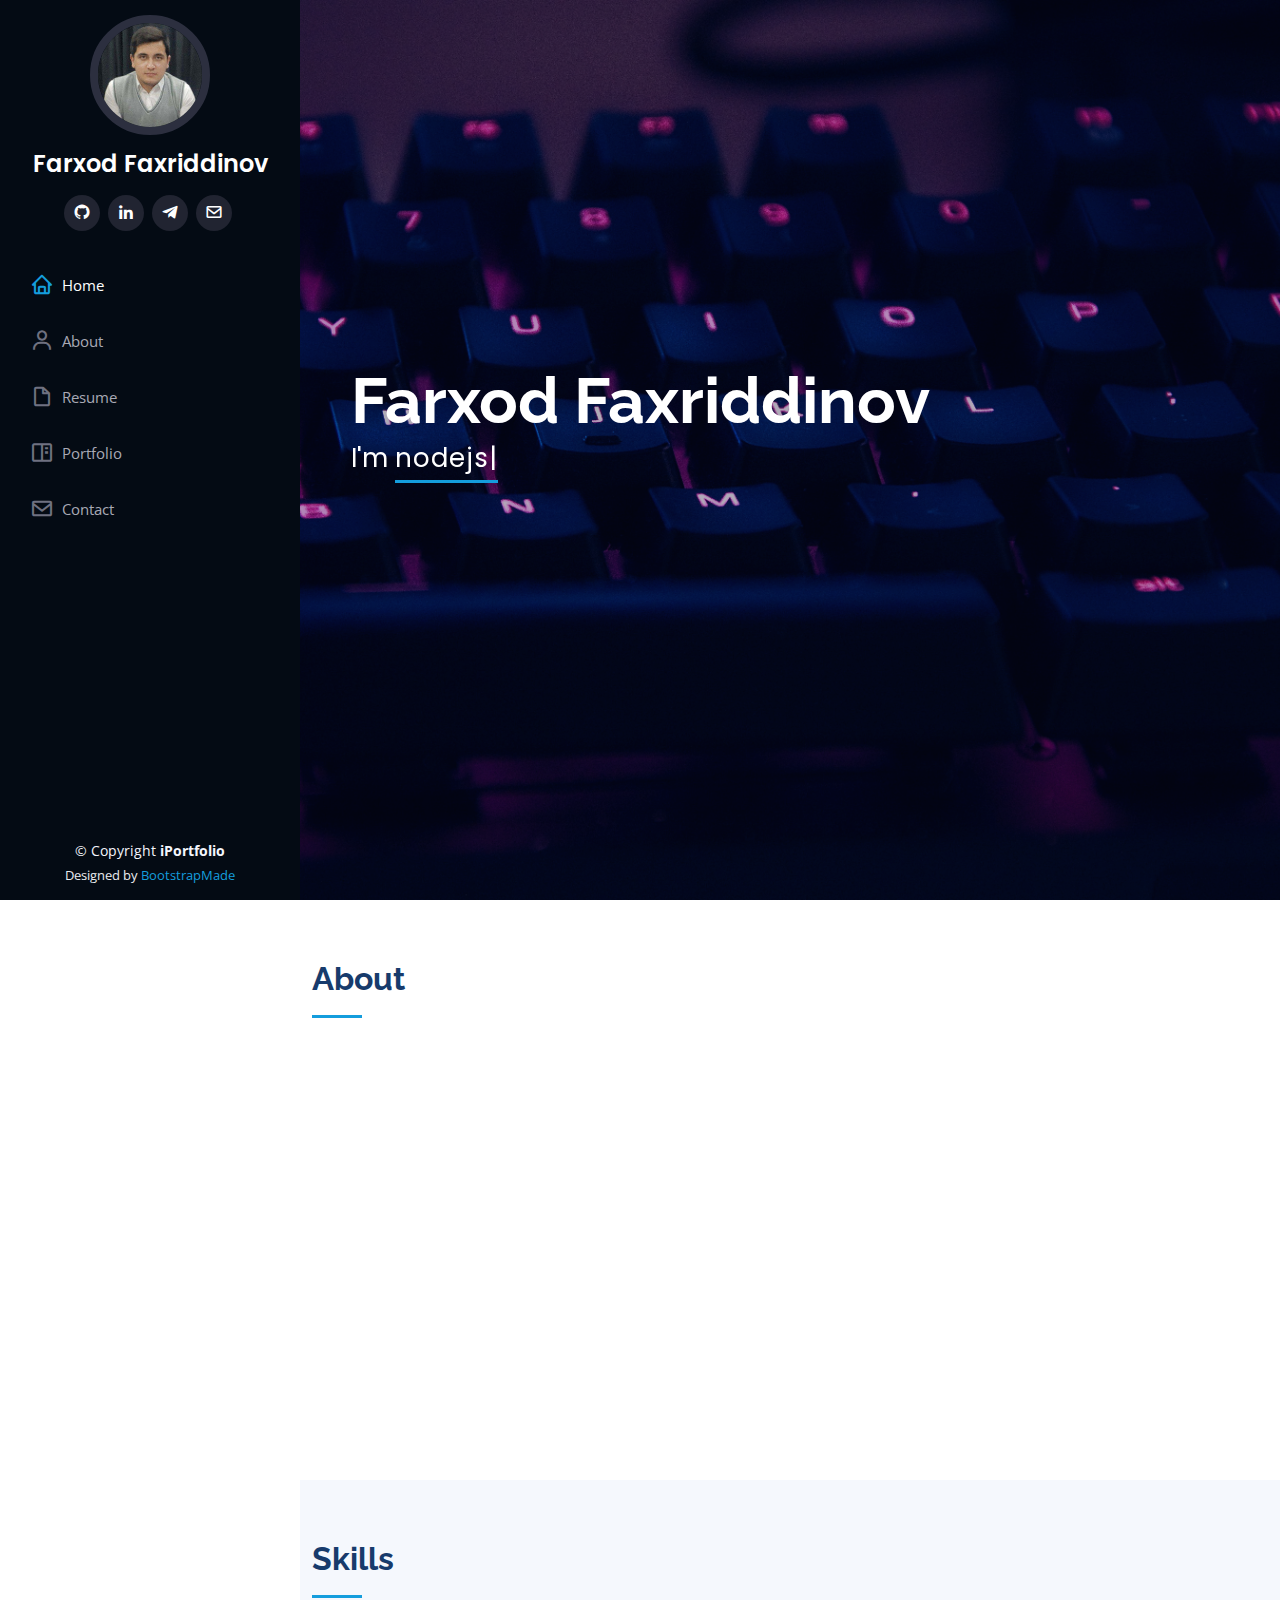
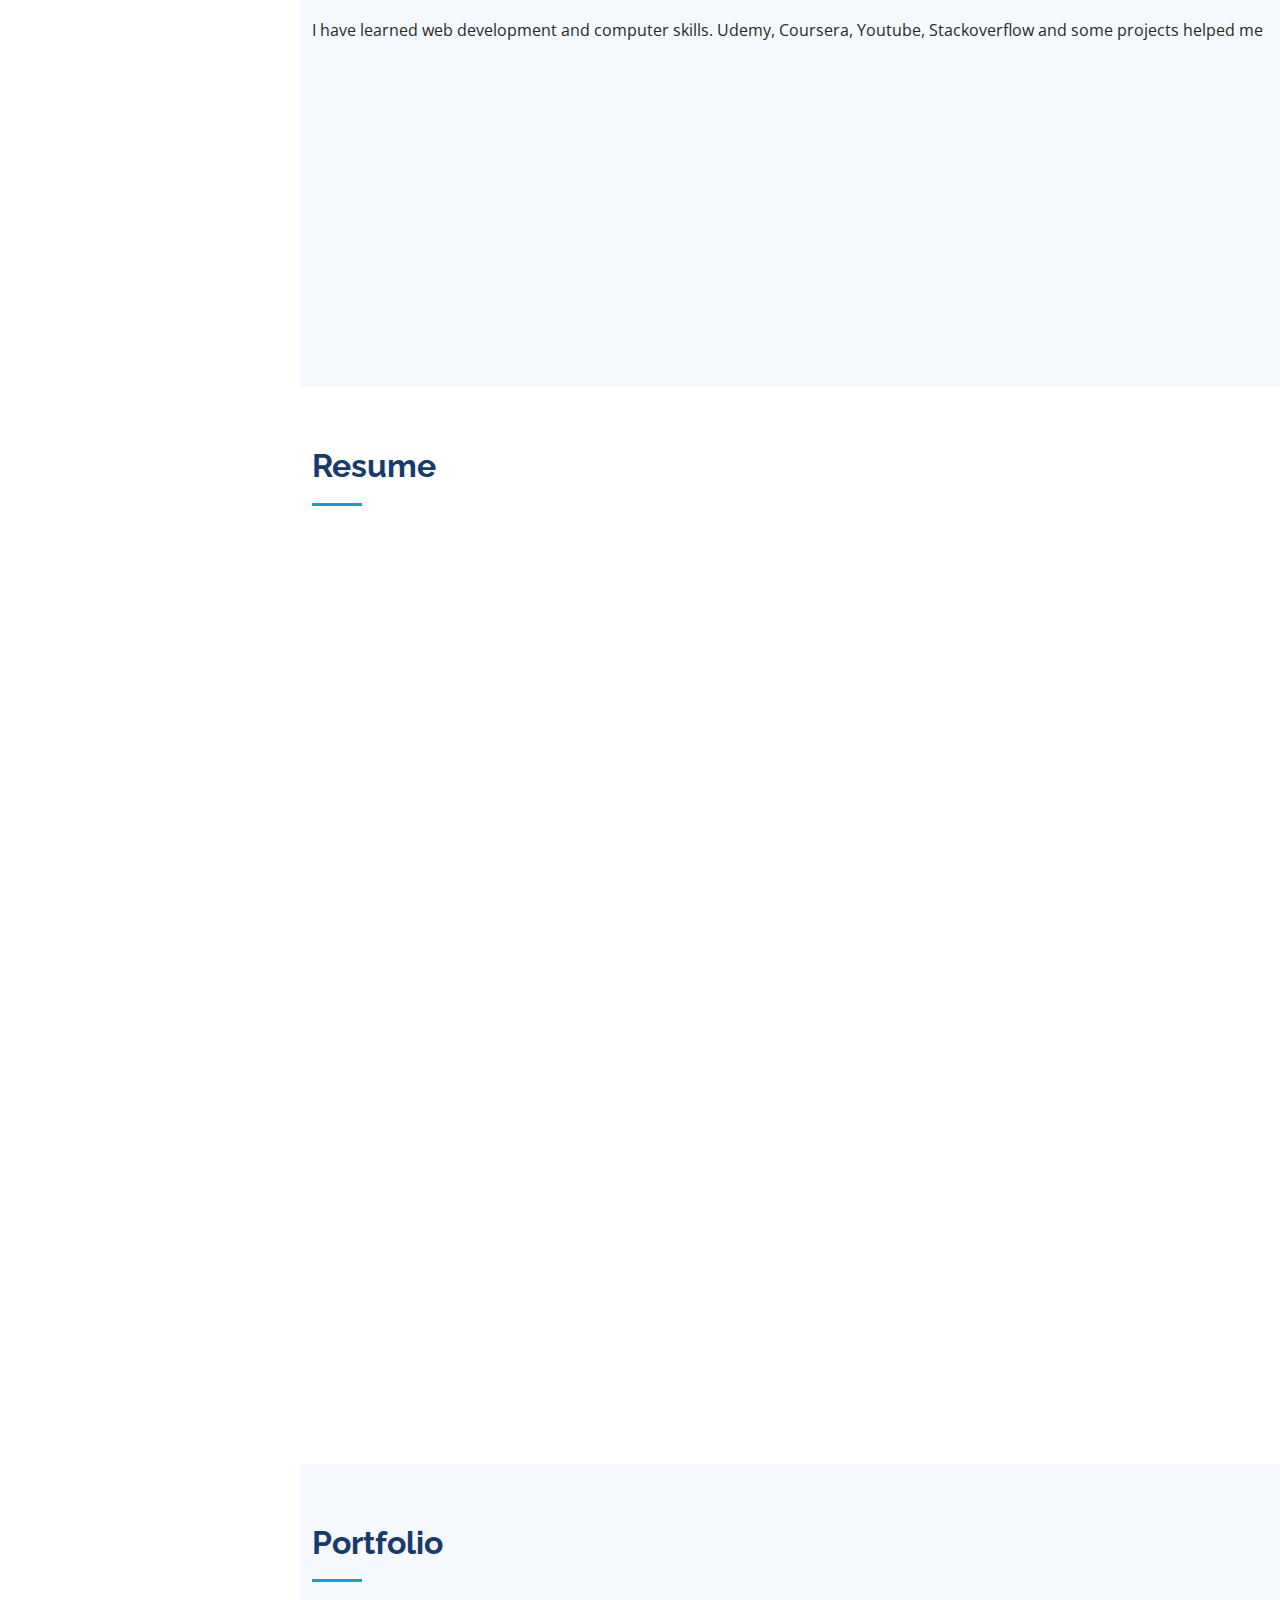
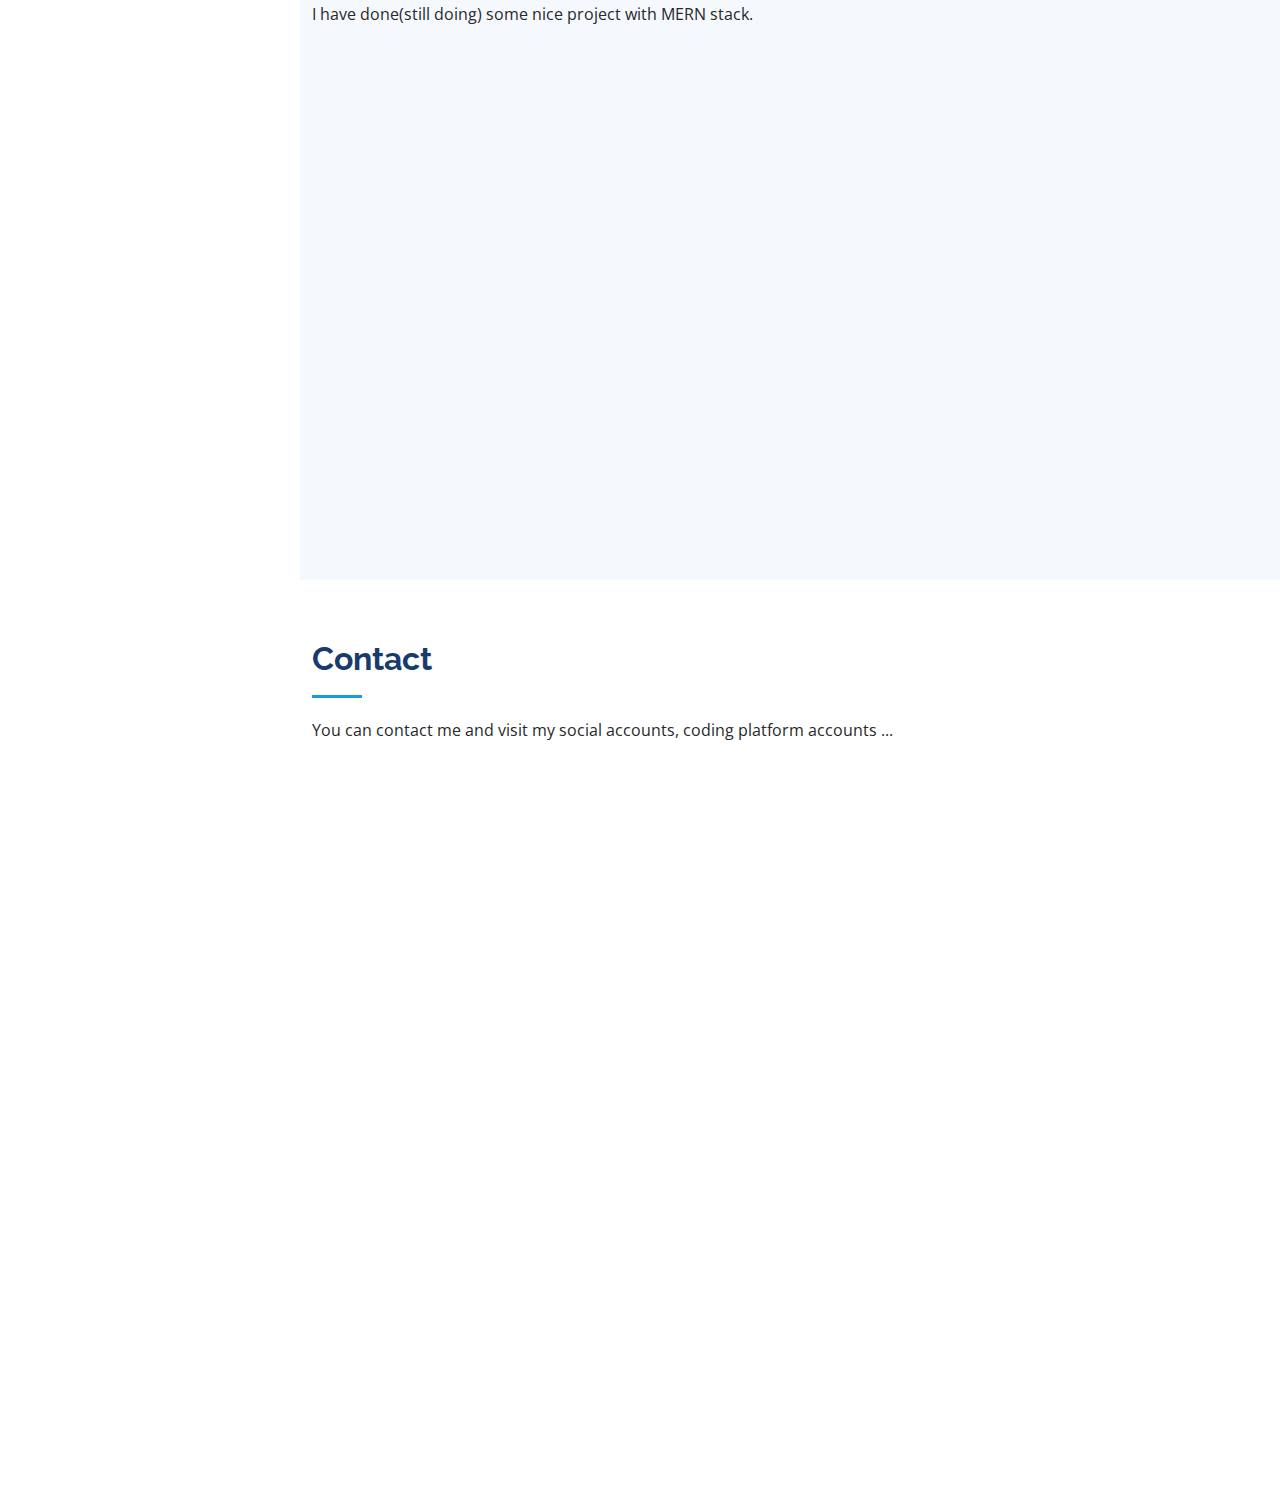
<file: index.html>
<!DOCTYPE html>
<html lang="en">

<head>
  <meta charset="utf-8">
  <meta content="width=device-width, initial-scale=1.0" name="viewport">

  <title>Farxod's portfolio</title>
  <meta content="" name="description">
  <meta content="" name="keywords">

  <!-- Favicons -->
  <link href="assets/img//favicon.png" rel="icon">
  <link href="assets/img/fullstackle-touch-icon.png" rel="fullstackle-touch-icon">

  <!-- Google Fonts -->
  <link
    href="https://fonts.googleapis.com/css?family=Open+Sans:300,300i,400,400i,600,600i,700,700i|Raleway:300,300i,400,400i,500,500i,600,600i,700,700i|Poppins:300,300i,400,400i,500,500i,600,600i,700,700i"
    rel="stylesheet">

  <!-- Vendor CSS Files -->
  <link href="assets/vendor/aos/aos.css" rel="stylesheet">
  <link href="assets/vendor/bootstrap/css/bootstrap.min.css" rel="stylesheet">
  <link href="assets/vendor/bootstrap-icons/bootstrap-icons.css" rel="stylesheet">
  <link href="assets/vendor/boxicons/css/boxicons.min.css" rel="stylesheet">
  <link href="assets/vendor/glightbox/css/glightbox.min.css" rel="stylesheet">
  <link href="assets/vendor/swiper/swiper-bundle.min.css" rel="stylesheet">
  <link rel="stylesheet" href="https://cdnjs.cloudflare.com/ajax/libs/font-awesome/6.1.1/css/all.min.css"
    integrity="sha512-KfkfwYDsLkIlwQp6LFnl8zNdLGxu9YAA1QvwINks4PhcElQSvqcyVLLD9aMhXd13uQjoXtEKNosOWaZqXgel0g=="
    crossorigin="anonymous" referrerpolicy="no-referrer" />
  <!-- Template Main CSS File -->
  <link href="assets/css/style.css" rel="stylesheet">

  <!-- =======================================================
  * Template Name: iPortfolio - v3.7.0
  * Template URL: https://bootstrapmade.com/iportfolio-bootstrap-portfolio-websites-template/
  * Author: BootstrapMade.com
  * License: https://bootstrapmade.com/license/
  ======================================================== -->
</head>

<body>

  <!-- ======= Mobile nav toggle button ======= -->
  <i class="bi bi-list mobile-nav-toggle d-xl-none"></i>

  <!-- ======= Header ======= -->
  <header id="header">
    <div class="d-flex flex-column">

      <div class="profile">
        <img src="assets/img/profile-img.jpg" alt="" class="img-fluid rounded-circle">
        <h1 class="text-light"><a href="index.html">Farxod Faxriddinov</a></h1>
        <div class="social-links mt-3 text-center">
          <a href="https://github.com/FarhodRW" class="github" target="_blank"><i class="bx bxl-github"></i></a>
          <a href="https://www.linkedin.com/in/farxod-faxriddinov-b91980197/" class="linkedin" target="_blank"><i
              class="bx bxl-linkedin"></i></a>
          <a href="https://t.me/Farxodff" class="google-plus" target="_blank"><i class="bx bxl-telegram"></i></a>
          <a href="https://farhodrailway@gmail.com" target="_blank" class="nav-link scrollto"><i
              class="bx bx-envelope"></i></a>
        </div>
      </div>

      <nav id="navbar" class="nav-menu navbar">
        <ul>
          <li><a href="#hero" class="nav-link scrollto active"><i class="bx bx-home"></i> <span>Home</span></a></li>
          <li><a href="#about" class="nav-link scrollto"><i class="bx bx-user"></i> <span>About</span></a></li>
          <li><a href="#resume" class="nav-link scrollto"><i class="bx bx-file-blank"></i> <span>Resume</span></a></li>
          <li><a href="#portfolio" class="nav-link scrollto"><i class="bx bx-book-content"></i>
              <span>Portfolio</span></a></li>
          <li><a href="#contact" class="nav-link scrollto"><i class="bx bx-envelope"></i> <span>Contact</span></a></li>
        </ul>
      </nav><!-- .nav-menu -->
    </div>
  </header><!-- End Header -->

  <!-- ======= Hero Section ======= -->
  <section id="hero" class="d-flex flex-column justify-content-center align-items-center">
    <div class="hero-container" data-aos="fade-in">
      <h1>Farxod Faxriddinov</h1>
      <p>I'm <span class="typed" data-typed-items=" nodejs developer, fullstack developer, reactjs developer"></span>
      </p>
    </div>
  </section><!-- End Hero -->

  <main id="main">

    <!-- ======= About Section ======= -->
    <section id="about" class="about">
      <div class="container">

        <div class="section-title">
          <h2>About</h2>
          <!-- <p>I'm a junior MERN stack developer, mainly focused on the backend side of the web development.</p> -->
        </div>

        <div class="row">
          <div class="col-lg-4" data-aos="fade-right">

            <img src="assets/img/profile-img.jpg" class="img-fluid" alt="">
          </div>
          <div class="col-lg-8 pt-4 pt-lg-0 content" data-aos="fade-left">
            <h3>Full-stack developer</h3>
            <p class="fst-italic">
              I am Farxod, senior student at university and a junior backend developer(nodejs)
            </p>
            <div class="row">
              <div class="col-lg-6">
                <ul>
                  <li><i class="bi bi-chevron-right"></i> <strong>Birthday:</strong> <span>1 March 2000</span></li>
                  <li><i class="bi bi-chevron-right"></i> <strong>Website:</strong> <span>www.example.com</span></li>
                  <li><i class="bi bi-chevron-right"></i> <strong>Phone:</strong> <span>+998881782048</span></li>
                  <li><i class="bi bi-chevron-right"></i> <strong>City:</strong> <span>Tashkent, Uzbekistan</span></li>
                </ul>
              </div>
              <div class="col-lg-6">
                <ul>
                  <li><i class="bi bi-chevron-right"></i> <strong>Age:</strong> <span>22</span></li>
                  <li><i class="bi bi-chevron-right"></i> <strong>Degree:</strong> <span>Bachelor's</span></li>
                  <li><i class="bi bi-chevron-right"></i> <strong>Email:</strong> <span>farhodrailway@gmail.com</span>
                  </li>
                </ul>
              </div>
            </div>
            <p>
              Since 2020, I have been learning and practicing my coding skills. I know nodejs, mongodb, expressjs,
              mongoose,
              html, css, bootstrap, reactjs. I know basics linux commands, I use ubuntu/linux. I have worked with aws
              and microsoft azure
              I also used pm2, nginx. I can speak in Uzbek(native) and in English(C1), Russian(A2).
            </p>
          </div>
        </div>

      </div>
    </section><!-- End About Section -->

    <!-- ======= Facts Section ======= -->
    <!-- <section id="facts" class="facts">
      <div class="container">

        <div class="section-title">
          <h2>Facts</h2>
          <p>Magnam dolores commodi suscipit. Necessitatibus eius consequatur ex aliquid fuga eum quidem. Sit sint
            consectetur velit. Quisquam quos quisquam cupiditate. Et nemo qui impedit suscipit alias ea. Quia fugiat sit
            in iste officiis commodi quidem hic quas.</p>
        </div>

        <div class="row no-gutters">

          <div class="col-lg-3 col-md-6 d-md-flex align-items-md-stretch" data-aos="fade-up">
            <div class="count-box">
              <i class="bi bi-emoji-smile"></i>
              <span data-purecounter-start="0" data-purecounter-end="232" data-purecounter-duration="1"
                class="purecounter"></span>
              <p><strong>Hfullstacky Clients</strong> consequuntur quae</p>
            </div>
          </div>

          <div class="col-lg-3 col-md-6 d-md-flex align-items-md-stretch" data-aos="fade-up" data-aos-delay="100">
            <div class="count-box">
              <i class="bi bi-journal-richtext"></i>
              <span data-purecounter-start="0" data-purecounter-end="521" data-purecounter-duration="1"
                class="purecounter"></span>
              <p><strong>Projects</strong> adipisci atque cum quia aut</p>
            </div>
          </div>

          <div class="col-lg-3 col-md-6 d-md-flex align-items-md-stretch" data-aos="fade-up" data-aos-delay="200">
            <div class="count-box">
              <i class="bi bi-headset"></i>
              <span data-purecounter-start="0" data-purecounter-end="1453" data-purecounter-duration="1"
                class="purecounter"></span>
              <p><strong>Hours Of Support</strong> aut commodi quaerat</p>
            </div>
          </div>

          <div class="col-lg-3 col-md-6 d-md-flex align-items-md-stretch" data-aos="fade-up" data-aos-delay="300">
            <div class="count-box">
              <i class="bi bi-people"></i>
              <span data-purecounter-start="0" data-purecounter-end="32" data-purecounter-duration="1"
                class="purecounter"></span>
              <p><strong>Hard Workers</strong> rerum asperiores dolor</p>
            </div>
          </div>

        </div>

      </div>
    </section>End Facts Section -->

    <!-- ======= Skills Section ======= -->
    <section id="skills" class="skills section-bg">
      <div class="container">

        <div class="section-title">
          <h2>Skills</h2>
          <p>I have learned web development and computer skills. Udemy, Coursera, Youtube, Stackoverflow and some
            projects helped me</p>
        </div>

        <div class="row skills-content">

          <div class="col-lg-4" data-aos="fade-up" style="text-align: center; margin-top: 5px;">

            <div class="col-lg col-md stacks">
              <h3>NodeJS</h3>
            </div>

            <div class="col-lg col-md stacks">
              <h3>MongoDB</h3>
            </div>

            <div class="col-lg col-md stacks">
              <h3>ExpressJS</h3>
            </div>

            <div class="col-lg stacks">
              <h3>Mongoose</h3>
            </div>
          </div>

          <div class="col-lg-4" data-aos="fade-up" data-aos-delay="100" style="text-align: center; margin-top: 5px;">

            <div class="col-lg col-md stacks">
              <h3>Javascript</h3>
            </div>

            <div class="col-lg col-md stacks">
              <h3>Typescript</h3>
            </div>

            <div class="col-lg col-md stacks">
              <h3>Git</h3>
            </div>

            <div class="col-lg stacks">
              <h3>Linux</h3>
            </div>

          </div>

          <div class="col-lg-4" data-aos="fade-up" data-aos-delay="100" style="text-align: center; margin-top: 5px;">
            <div class="col-lg stacks">
              <h3>HTML</h3>
            </div>

            <div class="col-lg stacks">
              <h3>CSS </h3>
            </div>

            <div class="col-lg stacks">
              <h3>Bootstrap</h3>
            </div>

            <div class="col-lg stacks">
              <h3>ReactJS</h3>
            </div>
          </div>

        </div>

      </div>
    </section><!-- End Skills Section -->

    <!-- ======= Resume Section ======= -->
    <section id="resume" class="resume">
      <div class="container">

        <div class="section-title">
          <h2>Resume</h2>
          <!-- <p>Magnam dolores commodi suscipit. Necessitatibus eius consequatur ex aliquid fuga eum quidem. Sit sint
            consectetur velit. Quisquam quos quisquam cupiditate. Et nemo qui impedit suscipit alias ea. Quia fugiat sit
            in iste officiis commodi quidem hic quas.</p> -->
        </div>

        <div class="row">
          <div class="col-lg-6" data-aos="fade-up">
            <h3 class="resume-title">Sumary</h3>
            <div class="resume-item pb-0">
              <h4>Farxod Faxriddinov</h4>
              <p><em>I'm a junior backend stack developer, currently learning backend side of the web development. i
                  know basic linux/
                  unix commands. I can speak in english very well, my native is uzbek.
                  So far I have done some nice projects based on my learning.</em></p>
              <ul>
                <li>Tashkent, Uzbekistan</li>
                <li>+998 88 178 20 48</li>
                <li>farhodrailway@gmail.com</li>
              </ul>
            </div>

            <h3 class="resume-title">Education</h3>
            <div class="resume-item">
              <h4>Bachelor of Engineering</h4>
              <h5>2018 - 2022</h5>
              <p><em>Tashkent State Tranposrt University, Tashkent, Uzbekistan</em></p>
              <p>Transport systems management faculty. Operating transportation and transport logistics field. </p>
            </div>
            <div class="resume-item">
              <h4>High school graduater</h4>
              <h5>2015 - 2018</h5>
              <p><em>Academic lyceum of Namangan State University, Namangan, Uzbekistan</em></p>
              <p>Faculty of Exact Sciences</p>
            </div>
          </div>
          <div class="col-lg-6" data-aos="fade-up" data-aos-delay="100">
            <h3 class="resume-title">Certifications & Skills</h3>
            <div class="resume-item">
              <h4>IELTS (Academic English)</h4>
              <h5>Issued Sep 2021 - Expires Sep 2023</h5>
              <p><em>British Counsil Uzbekistan </em></p>
              <p><em>Overall 7.0 score</em></p>

              <h4>Web development bootcamp (Udemy)</h4>
              <h5>Issued Dec 2021</h5>
              <p><em>Udemy Inc. </em></p>
              <p><em>ude.my/UC-abd3a15b-4544-4a 67-8040-b18e1166ac5a</em></p>

            </div>
            <div class="resume-item">
              <h4>skills</h4>
              <h5>Some skills</h5>

              <p><em>I have done some nice projects based on my skills</em></p>
              <ul>
                <li>Skills: Nodejs, MongoDB, ExpressJS, Mongoose, Javascript, Typescript, Git, Linux,
                  html, css, bootstrap, reactjs</li>
              </ul>
              <h5>Some prjoects</h5>
              <ul>

                <li><a href="http://www.takrorla.uz" target="_blank">takorla.uz</a> Word Quiz and Vocabulary project
                </li>
                <li><a href="https://github.com/FarhodRW/express24-Clone-" target="_blank">Express24 clone(backend)</a>
                  an e-commerce and delivery website
                </li>
                <li><a href="https://github.com/FarhodRW/e-commerce-olchaUzClone" target="_blank">Olcha.uz
                    clone(backend)</a> E-commerce website </li>
                <li><a href="https://fweather.herokufullstack.com/" target="_blank">Weather web fullstack</a> A Simple
                  weather
                  fullstacklication</li>

              </ul>
              <a href="resumeforIT.pdf" target="_blank">
                <div class="d-grid gap-2 d-md-flex justify-content-md-end">
                  <button class="btn btn downloadBtn" type="button">Download
                    resume</button>
                </div>
              </a>
            </div>
          </div>
        </div>
      </div>
    </section><!-- End Resume Section -->

    <!-- ======= Portfolio Section ======= -->
    <section id="portfolio" class="portfolio section-bg">
      <div class="container">

        <div class="section-title">
          <h2>Portfolio</h2>
          <p>I have done(still doing) some nice project with MERN stack.</p>
        </div>

        <div class="row" data-aos="fade-up">
          <div class="col-lg-12 d-flex justify-content-center">
            <ul id="portfolio-flters">
              <li data-filter="*" class="filter-active">All</li>
              <li data-filter=".filter-fullstack">Frontend&Backend</li>
              <li data-filter=".filter-backend">Backend</li>
            </ul>
          </div>
        </div>

        <div class="row portfolio-container" data-aos="fade-up" data-aos-delay="100">

          <!-- takrorla.uz -->
          <div class="col-lg-4 col-md-6 portfolio-item filter-fullstack">
            <div class="portfolio-wrap">
              <img src="assets/img/portfolio/takrorla/takrorla-9.png" class="img-fluid" alt="">
              <div class="portfolio-links">
                <a href="assets/img/portfolio/takrorla/takrorla-9.png" data-gallery="portfolioGallery"
                  class="portfolio-lightbox" title=takrorla uz"><i class="bx bx-plus"></i></a>
                <a href="https://takrorla.uz/" target="_blank" title="More Details" target="_blank"><i
                    class="bx bx-link">More
                    details</i></a>
              </div>
            </div>
          </div>


          <!-- blogU -->
          <div class="col-lg-4 col-md-6 portfolio-item filter-fullstack">
            <div class="portfolio-wrap">
              <img src="assets/img/portfolio/blogU/blogu4.png" class="img-fluid" alt="">
              <div class="portfolio-links">
                <a href="assets/img/portfolio/blogU/blogu5.png" data-gallery="portfolioGallery"
                  class="portfolio-lightbox" title="BlogU blog website"><i class="bx bx-plus"></i></a>
                <a href="https://github.com/FarhodRW/blog_backend" title="More Details" target="_blank"><i
                    class="bx bx-link"></i>More
                  details</a>
              </div>
            </div>
          </div>
          <!-- express24 kloni -->
          <div class="col-lg-4 col-md-6 portfolio-item filter-backend">
            <div class="portfolio-wrap">
              <img src="assets/img/portfolio/express24.png" class="img-fluid" alt="">
              <div class="portfolio-links">
                <a href="assets/img/portfolio/express24.png" data-gallery="portfolioGallery" class="portfolio-lightbox"
                  title="Express 24  RESTAPI"><i class="bx bx-plus"></i></a>
                <a href="https://github.com/FarhodRW/express24-Clone-" title="More Details" target="_blank"><i
                    class="bx bx-link"></i></a>
              </div>
            </div>
          </div>

          <!-- weather app -->
          <div class="col-lg-4 col-md-6 portfolio-item filter-fullstack">
            <div class="portfolio-wrap">
              <img src="assets/img/portfolio/weatherApp.png" class="img-fluid" alt="">
              <div class="portfolio-links">
                <a href="assets/img/portfolio/weatherApp.png" data-gallery="portfolioGallery" class="portfolio-lightbox"
                  title="weather web application"><i class="bx bx-plus"></i></a>
                <a href="https://fweather.herokuapp.com" title="More Details" target="_blank"><i
                    class="bx bx-link"></i></a>
              </div>
            </div>
          </div>
          <!-- university in imagine -->
          <div class="col-lg-4 col-md-6 portfolio-item filter-fullstack">
            <div class="portfolio-wrap">
              <img src="assets/img/portfolio/university.png" class="img-fluid" alt="">
              <div class="portfolio-links">
                <a href="assets/img/portfolio/university2.png" data-gallery="portfolioGallery"
                  class="portfolio-lightbox" title="html css"><i class="bx bx-plus"></i></a>
                <a href="https://farhodrw.github.io/universityinimagine/" title="More Details" target="_blank"><i
                    class="bx bx-link"></i></a>
              </div>
            </div>
          </div>

          <div class="col-lg-4 col-md-6 portfolio-item filter-backend">
            <div class="portfolio-wrap">
              <img src="assets/img/portfolio/olchauz.png" class="img-fluid" alt="">
              <div class="portfolio-links">
                <a href="assets/img/portfolio/olchauz.png" data-gallery="portfolioGallery" class="portfolio-lightbox"
                  title="Olcha uz e-commerce clone"><i class="bx bx-plus"></i></a>
                <a href="https://github.com/FarhodRW/e-commerce-olchaUzClone" title="More Details" target="_blank"><i
                    class="bx bx-link"></i></a>
              </div>
            </div>
          </div>



        </div>

      </div>
    </section><!-- End Portfolio Section -->

    <!-- ======= Services Section ======= -->
    <!-- <section id="services" class="services">
      <div class="container">

        <div class="section-title">
          <h2>Services</h2>
          <p>Magnam dolores commodi suscipit. Necessitatibus eius consequatur ex aliquid fuga eum quidem. Sit sint
            consectetur velit. Quisquam quos quisquam cupiditate. Et nemo qui impedit suscipit alias ea. Quia fugiat sit
            in iste officiis commodi quidem hic quas.</p>
        </div>

        <div class="row">
          <div class="col-lg-4 col-md-6 icon-box" data-aos="fade-up">
            <div class="icon"><i class="bi bi-briefcase"></i></div>
            <h4 class="title"><a href="">Lorem Ipsum</a></h4>
            <p class="description">Voluptatum deleniti atque corrupti quos dolores et quas molestias excepturi sint
              occaecati cupiditate non provident</p>
          </div>
          <div class="col-lg-4 col-md-6 icon-box" data-aos="fade-up" data-aos-delay="100">
            <div class="icon"><i class="bi bi-backend-checklist"></i></div>
            <h4 class="title"><a href="">Dolor Sitema</a></h4>
            <p class="description">Minim veniam, quis nostrud exercitation ullamco laboris nisi ut aliquip ex ea commodo
              consequat tarad limino ata</p>
          </div>
          <div class="col-lg-4 col-md-6 icon-box" data-aos="fade-up" data-aos-delay="200">
            <div class="icon"><i class="bi bi-bar-chart"></i></div>
            <h4 class="title"><a href="">Sed ut perspiciatis</a></h4>
            <p class="description">Duis aute irure dolor in reprehenderit in voluptate velit esse cillum dolore eu
              fugiat nulla pariatur</p>
          </div>
          <div class="col-lg-4 col-md-6 icon-box" data-aos="fade-up" data-aos-delay="300">
            <div class="icon"><i class="bi bi-binoculars"></i></div>
            <h4 class="title"><a href="">Magni Dolores</a></h4>
            <p class="description">Excepteur sint occaecat cupidatat non proident, sunt in culpa qui officia deserunt
              mollit anim id est laborum</p>
          </div>
          <div class="col-lg-4 col-md-6 icon-box" data-aos="fade-up" data-aos-delay="400">
            <div class="icon"><i class="bi bi-brightness-high"></i></div>
            <h4 class="title"><a href="">Nemo Enim</a></h4>
            <p class="description">At vero eos et accusamus et iusto odio dignissimos ducimus qui blanditiis praesentium
              voluptatum deleniti atque</p>
          </div>
          <div class="col-lg-4 col-md-6 icon-box" data-aos="fade-up" data-aos-delay="500">
            <div class="icon"><i class="bi bi-calendar4-week"></i></div>
            <h4 class="title"><a href="">Eiusmod Tempor</a></h4>
            <p class="description">Et harum quidem rerum facilis est et expedita distinctio. Nam libero tempore, cum
              soluta nobis est eligendi</p>
          </div>
        </div>

      </div>
    </section>End Services Section -->

    <!-- ======= Testimonials Section ======= -->
    <!--  <section id="testimonials" class="testimonials section-bg">
      <div class="container">

        <div class="section-title">
          <h2>Testimonials</h2>
          <p>Magnam dolores commodi suscipit. Necessitatibus eius consequatur ex aliquid fuga eum quidem. Sit sint
            consectetur velit. Quisquam quos quisquam cupiditate. Et nemo qui impedit suscipit alias ea. Quia fugiat sit
            in iste officiis commodi quidem hic quas.</p>
        </div>

        <div class="testimonials-slider swiper" data-aos="fade-up" data-aos-delay="100">
          <div class="swiper-wrfullstacker">

            <div class="swiper-slide">
              <div class="testimonial-item" data-aos="fade-up">
                <p>
                  <i class="bx bxs-quote-alt-left quote-icon-left"></i>
                  Proin iaculis purus consequat sem cure digni ssim donec porttitora entum suscipit rhoncus. Accusantium
                  quam, ultricies eget id, aliquam eget nibh et. Maecen aliquam, risus at semper.
                  <i class="bx bxs-quote-alt-right quote-icon-right"></i>
                </p>
                <img src="assets/img/testimonials/testimonials-1.jpg" class="testimonial-img" alt="">
                <h3>Saul Goodman</h3>
                <h4>Ceo &amp; Founder</h4>
              </div>
            </div>End testimonial item -->

    <!-- /    </div> -->
    <!-- </section>End Testimonials Section -->


    <!-- ======= Contact Section ======= -->
    <section id="contact" class="contact">
      <div class="container">

        <div class="section-title">
          <h2>Contact</h2>
          <p>You can contact me and visit my social accounts, coding platform accounts ...</p>
        </div>

        <div class="row" data-aos="fade-in">

          <div class="col-lg-6 d-flex align-items-stretch">
            <div class="info">
              <div class="address">
                <i class="bi bi-geo-alt"></i>
                <h4>Location:</h4>
                <p>Yunusobod, Tashkent, Uzbekistan</p>
              </div>

              <div class="email">
                <i class="bi bi-envelope"></i>
                <h4>Email:</h4>
                <p>farhodrailway@gmail.com</p>
              </div>

              <div class="phone">
                <i class="bi bi-phone"></i>
                <h4>Call:</h4>
                <p>+998 88 178 20 48</p>
              </div>

              <iframe
                src="https://www.google.com/maps/embed?pb=!1m18!1m12!1m3!1d191885.50264329297!2d69.13928094389395!3d41.282512543874994!2m3!1f0!2f0!3f0!3m2!1i1024!2i768!4f13.1!3m3!1m2!1s0x38ae8b0cc379e9c3%3A0xa5a9323b4aa5cb98!2sTashkent%2C%20Uzbekistan!5e0!3m2!1sen!2s!4v1650112746215!5m2!1sen!2s"
                frameborder="0" style="border:0; width: 100%; height: 290px;" allowfullscreen></iframe>
            </div>

          </div>

          <div class="col-lg-6 mt-5 mt-lg-0 d-flex align-items-stretch">
            <!-- <form action="forms/contact.php" method="post" role="form" class="php-email-form">
              <div class="row">
                <div class="form-group col-md-6">
                  <label for="name">Your Name</label>
                  <input type="text" name="name" class="form-control" id="name" required>
                </div>
                <div class="form-group col-md-6">
                  <label for="name">Your Email</label>
                  <input type="email" class="form-control" name="email" id="email" required>
                </div>
              </div>
              <div class="form-group">
                <label for="name">Subject</label>
                <input type="text" class="form-control" name="subject" id="subject" required>
              </div>
              <div class="form-group">
                <label for="name">Message</label>
                <textarea class="form-control" name="message" rows="10" required></textarea>
              </div>
              <div class="my-3">
                <div class="loading">Loading</div>
                <div class="error-message"></div>
                <div class="sent-message">Your message has been sent. Thank you!</div>
              </div>
              <div class="text-center"><button type="submit">Send Message</button></div>
            </form> -->

            <div class="info social">
              <div class="address social-address">
                <i class="bi bi-linkedin"></i>
                <h4>Linkedin:</h4>
                <a href="https://www.linkedin.com/in/farxod-faxriddinov-b91980197" target="_blank">
                  <p>https://www.linkedin.com/in/farxod-faxriddinov-b91980197 </p>
                </a>
              </div>

              <div class="address social-address">
                <i class="bi bi-github"></i>
                <h4>Github:</h4>
                <a href="https://github.com/FarhodRW/" target="_blank">
                  <p>https://github.com/FarhodRW/</p>
                </a>
              </div>


              <div class="address social-address">
                <i class="fa-brands fa-gitlab"></i>
                <h4>Gitlab:</h4>
                <a href="https://gitlab.com/FarhodRW/" target="_blank">
                  <p>https://gitlab.com/FarhodRW/</p>
                </a>
              </div>

              <div class="address social-address">
                <i class="bi bi-link"></i>
                <h4>LeetCode:</h4>
                <a href="https://leetcode.com/FarhodRW/" target="_blank">
                  <p>https://leetcode.com/FarhodRW/</p>
                </a>
              </div>


              <div class="address social-address">
                <i class="fa-brands fa-hackerrank"></i>
                <h4>Hackerrank:</h4>
                <a href="https://www.hackerrank.com/farhodff" target="_blank">
                  <p>https://www.hackerrank.com/farhodff</p>
                </a>
              </div>

              <div class="address social-address">
                <i class="bi bi-clock-history"></i>
                <h4>Wakatime:</h4>
                <a href="https://wakatime.com/@farxod" target="_blank">
                  <p>https://wakatime.com/@farxod</p>
                </a>
              </div>



            </div>
          </div>

        </div>

      </div>
    </section><!-- End Contact Section -->

  </main><!-- End #main -->

  <!-- ======= Footer ======= -->
  <footer id="footer">
    <div class="container">
      <div class="copyright">
        &copy; Copyright <strong><span>iPortfolio</span></strong>
      </div>
      <div class="credits">
        <!-- All the links in the footer should remain intact. -->
        <!-- You can delete the links only if you purchased the pro version. -->
        <!-- Licensing information: https://bootstrapmade.com/license/ -->
        <!-- Purchase the pro version with working PHP/AJAX contact form: https://bootstrapmade.com/iportfolio-bootstrap-portfolio-websites-template/ -->
        Designed by <a href="https://bootstrapmade.com/">BootstrapMade</a>
      </div>
    </div>
  </footer><!-- End  Footer -->

  <a href="#" class="back-to-top d-flex align-items-center justify-content-center"><i
      class="bi bi-arrow-up-short"></i></a>

  <!-- Vendor JS Files -->
  <script src="assets/vendor/purecounter/purecounter.js"></script>
  <script src="assets/vendor/aos/aos.js"></script>
  <script src="assets/vendor/bootstrap/js/bootstrap.bundle.min.js"></script>
  <script src="assets/vendor/glightbox/js/glightbox.min.js"></script>
  <script src="assets/vendor/isotope-layout/isotope.pkgd.min.js"></script>
  <script src="assets/vendor/swiper/swiper-bundle.min.js"></script>
  <script src="assets/vendor/typed.js/typed.min.js"></script>
  <script src="assets/vendor/waypoints/noframework.waypoints.js"></script>
  <script src="assets/vendor/php-email-form/validate.js"></script>

  <!-- Template Main JS File -->
  <script src="assets/js/main.js"></script>

</body>

</html>
</file>
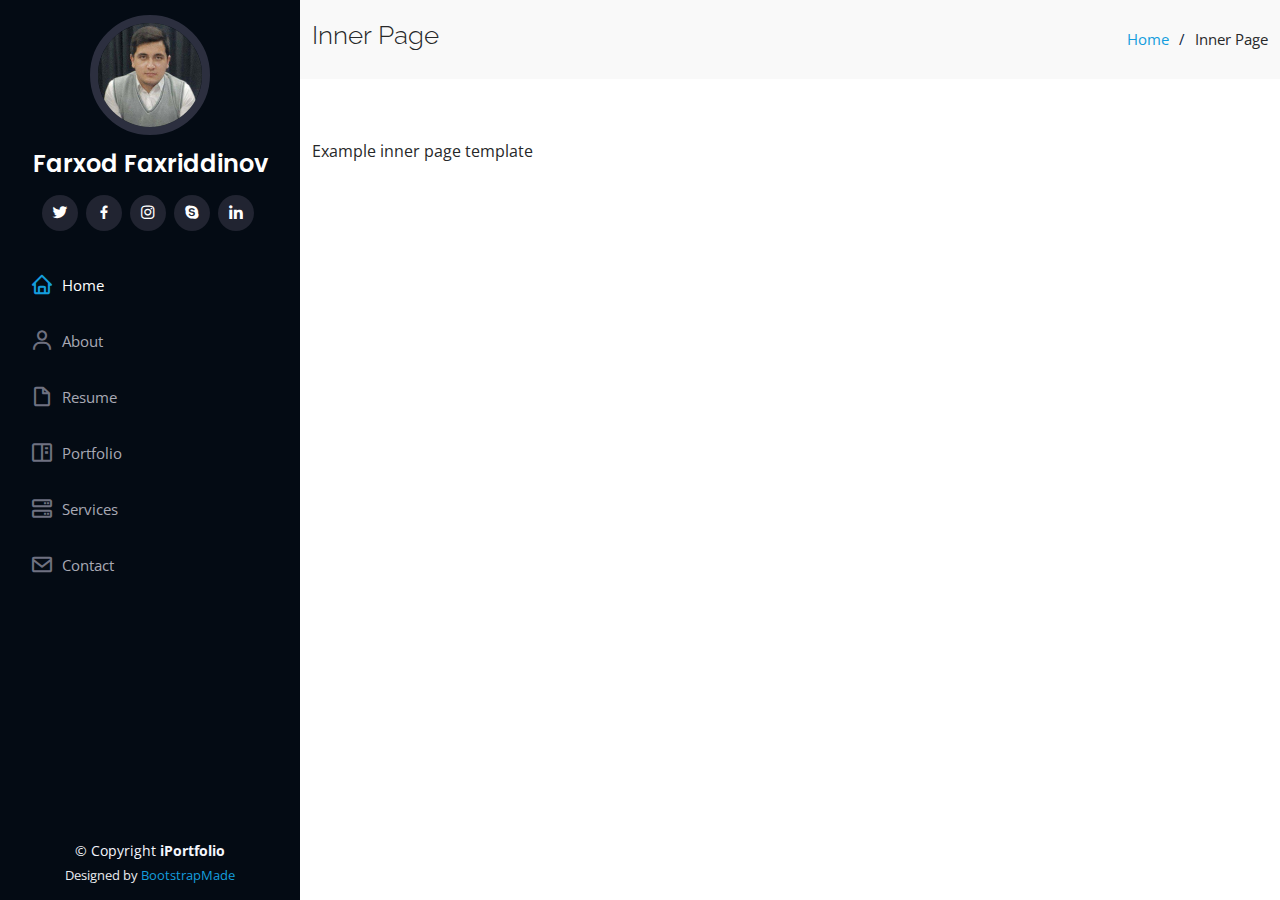
<file: inner-page.html>
<!DOCTYPE html>
<html lang="en">

<head>
  <meta charset="utf-8">
  <meta content="width=device-width, initial-scale=1.0" name="viewport">

  <title>Inner Page - iPortfolio Bootstrap Template</title>
  <meta content="" name="description">
  <meta content="" name="keywords">

  <!-- Favicons -->
  <link href="assets/img/favicon.png" rel="icon">
  <link href="assets/img/apple-touch-icon.png" rel="apple-touch-icon">

  <!-- Google Fonts -->
  <link href="https://fonts.googleapis.com/css?family=Open+Sans:300,300i,400,400i,600,600i,700,700i|Raleway:300,300i,400,400i,500,500i,600,600i,700,700i|Poppins:300,300i,400,400i,500,500i,600,600i,700,700i" rel="stylesheet">

  <!-- Vendor CSS Files -->
  <link href="assets/vendor/aos/aos.css" rel="stylesheet">
  <link href="assets/vendor/bootstrap/css/bootstrap.min.css" rel="stylesheet">
  <link href="assets/vendor/bootstrap-icons/bootstrap-icons.css" rel="stylesheet">
  <link href="assets/vendor/boxicons/css/boxicons.min.css" rel="stylesheet">
  <link href="assets/vendor/glightbox/css/glightbox.min.css" rel="stylesheet">
  <link href="assets/vendor/swiper/swiper-bundle.min.css" rel="stylesheet">

  <!-- Template Main CSS File -->
  <link href="assets/css/style.css" rel="stylesheet">

  <!-- =======================================================
  * Template Name: iPortfolio - v3.7.0
  * Template URL: https://bootstrapmade.com/iportfolio-bootstrap-portfolio-websites-template/
  * Author: BootstrapMade.com
  * License: https://bootstrapmade.com/license/
  ======================================================== -->
</head>

<body>

  <!-- ======= Mobile nav toggle button ======= -->
  <i class="bi bi-list mobile-nav-toggle d-xl-none"></i>

  <!-- ======= Header ======= -->
  <header id="header">
    <div class="d-flex flex-column">

      <div class="profile">
        <img src="assets/img/profile-img.jpg" alt="" class="img-fluid rounded-circle">
        <h1 class="text-light"><a href="index.html">Farxod Faxriddinov</a></h1>
        <div class="social-links mt-3 text-center">
          <a href="#" class="twitter"><i class="bx bxl-twitter"></i></a>
          <a href="#" class="facebook"><i class="bx bxl-facebook"></i></a>
          <a href="#" class="instagram"><i class="bx bxl-instagram"></i></a>
          <a href="#" class="google-plus"><i class="bx bxl-skype"></i></a>
          <a href="#" class="linkedin"><i class="bx bxl-linkedin"></i></a>
        </div>
      </div>

      <nav id="navbar" class="nav-menu navbar">
        <ul>
          <li><a href="#hero" class="nav-link scrollto active"><i class="bx bx-home"></i> <span>Home</span></a></li>
          <li><a href="#about" class="nav-link scrollto"><i class="bx bx-user"></i> <span>About</span></a></li>
          <li><a href="#resume" class="nav-link scrollto"><i class="bx bx-file-blank"></i> <span>Resume</span></a></li>
          <li><a href="#portfolio" class="nav-link scrollto"><i class="bx bx-book-content"></i> <span>Portfolio</span></a></li>
          <li><a href="#services" class="nav-link scrollto"><i class="bx bx-server"></i> <span>Services</span></a></li>
          <li><a href="#contact" class="nav-link scrollto"><i class="bx bx-envelope"></i> <span>Contact</span></a></li>
        </ul>
      </nav><!-- .nav-menu -->
    </div>
  </header><!-- End Header -->

  <main id="main">

    <!-- ======= Breadcrumbs ======= -->
    <section class="breadcrumbs">
      <div class="container">

        <div class="d-flex justify-content-between align-items-center">
          <h2>Inner Page</h2>
          <ol>
            <li><a href="index.html">Home</a></li>
            <li>Inner Page</li>
          </ol>
        </div>

      </div>
    </section><!-- End Breadcrumbs -->

    <section class="inner-page">
      <div class="container">
        <p>
          Example inner page template
        </p>
      </div>
    </section>

  </main><!-- End #main -->

  <!-- ======= Footer ======= -->
  <footer id="footer">
    <div class="container">
      <div class="copyright">
        &copy; Copyright <strong><span>iPortfolio</span></strong>
      </div>
      <div class="credits">
        <!-- All the links in the footer should remain intact. -->
        <!-- You can delete the links only if you purchased the pro version. -->
        <!-- Licensing information: https://bootstrapmade.com/license/ -->
        <!-- Purchase the pro version with working PHP/AJAX contact form: https://bootstrapmade.com/iportfolio-bootstrap-portfolio-websites-template/ -->
        Designed by <a href="https://bootstrapmade.com/">BootstrapMade</a>
      </div>
    </div>
  </footer><!-- End  Footer -->

  <a href="#" class="back-to-top d-flex align-items-center justify-content-center"><i class="bi bi-arrow-up-short"></i></a>

  <!-- Vendor JS Files -->
  <script src="assets/vendor/purecounter/purecounter.js"></script>
  <script src="assets/vendor/aos/aos.js"></script>
  <script src="assets/vendor/bootstrap/js/bootstrap.bundle.min.js"></script>
  <script src="assets/vendor/glightbox/js/glightbox.min.js"></script>
  <script src="assets/vendor/isotope-layout/isotope.pkgd.min.js"></script>
  <script src="assets/vendor/swiper/swiper-bundle.min.js"></script>
  <script src="assets/vendor/typed.js/typed.min.js"></script>
  <script src="assets/vendor/waypoints/noframework.waypoints.js"></script>
  <script src="assets/vendor/php-email-form/validate.js"></script>

  <!-- Template Main JS File -->
  <script src="assets/js/main.js"></script>

</body>

</html>
</file>
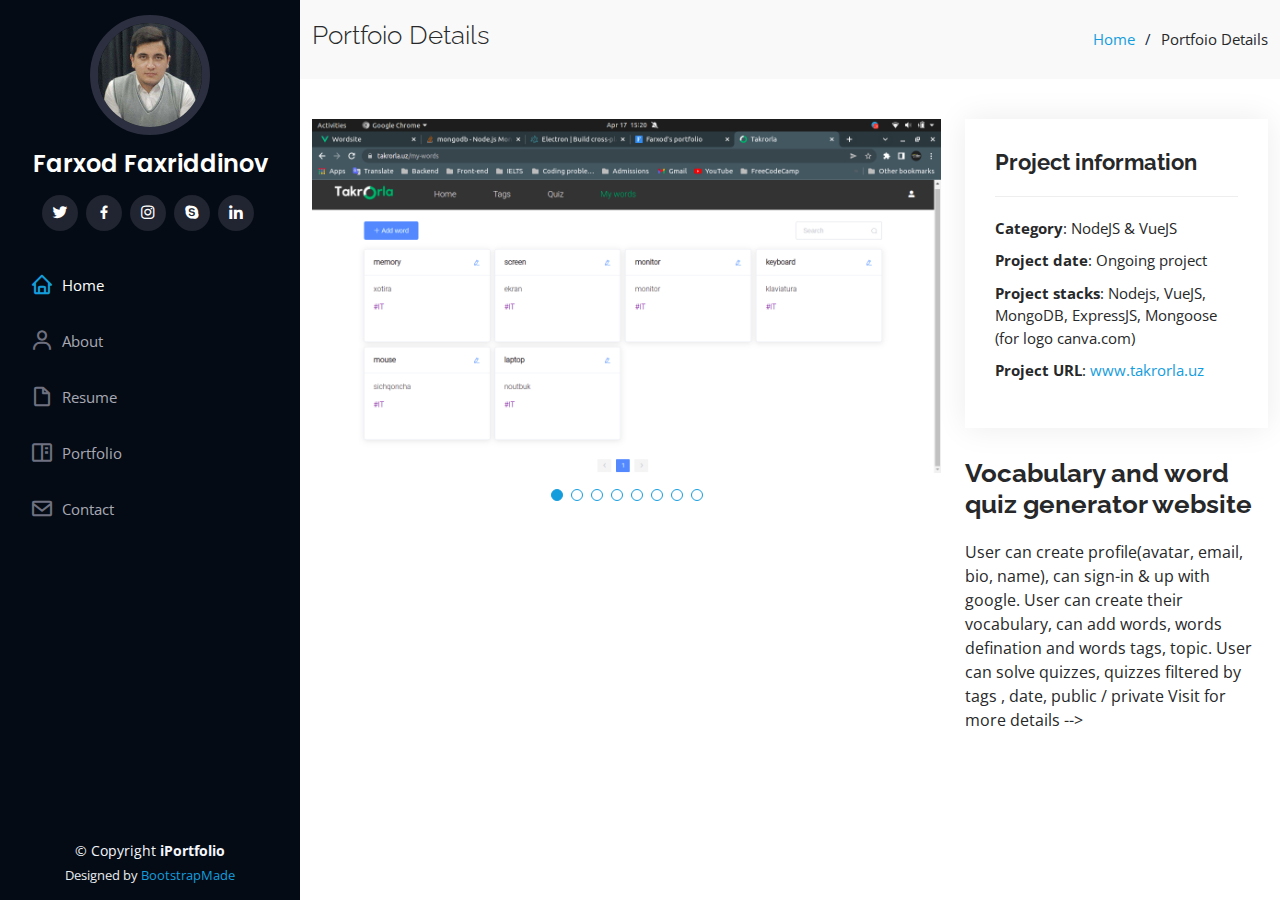
<file: portfolio-details-blogU.html>
<!DOCTYPE html>
<!DOCTYPE html>
<html lang="en">

<head>
  <meta charset="utf-8">
  <meta content="width=device-width, initial-scale=1.0" name="viewport">

  <title>Portfolio Details - iPortfolio Bootstrap Template</title>
  <meta content="" name="description">
  <meta content="" name="keywords">

  <!-- Favicons -->
  <link href="assets/img/favicon.png" rel="icon">
  <link href="assets/img/apple-touch-icon.png" rel="apple-touch-icon">

  <!-- Google Fonts -->
  <link
    href="https://fonts.googleapis.com/css?family=Open+Sans:300,300i,400,400i,600,600i,700,700i|Raleway:300,300i,400,400i,500,500i,600,600i,700,700i|Poppins:300,300i,400,400i,500,500i,600,600i,700,700i"
    rel="stylesheet">

  <!-- Vendor CSS Files -->
  <link href="assets/vendor/aos/aos.css" rel="stylesheet">
  <link href="assets/vendor/bootstrap/css/bootstrap.min.css" rel="stylesheet">
  <link href="assets/vendor/bootstrap-icons/bootstrap-icons.css" rel="stylesheet">
  <link href="assets/vendor/boxicons/css/boxicons.min.css" rel="stylesheet">
  <link href="assets/vendor/glightbox/css/glightbox.min.css" rel="stylesheet">
  <link href="assets/vendor/swiper/swiper-bundle.min.css" rel="stylesheet">

  <!-- Template Main CSS File -->
  <link href="assets/css/style.css" rel="stylesheet">

  <!-- =======================================================
  * Template Name: iPortfolio - v3.7.0
  * Template URL: https://bootstrapmade.com/iportfolio-bootstrap-portfolio-websites-template/
  * Author: BootstrapMade.com
  * License: https://bootstrapmade.com/license/
  ======================================================== -->
</head>

<body>

  <!-- ======= Mobile nav toggle button ======= -->
  <i class="bi bi-list mobile-nav-toggle d-xl-none"></i>

  <!-- ======= Header ======= -->
  <header id="header">
    <div class="d-flex flex-column">

      <div class="profile">
        <img src="assets/img/profile-img.jpg" alt="" class="img-fluid rounded-circle">
        <h1 class="text-light"><a href="index.html">Farxod Faxriddinov</a></h1>
        <div class="social-links mt-3 text-center">
          <a href="#" class="twitter"><i class="bx bxl-twitter"></i></a>
          <a href="#" class="facebook"><i class="bx bxl-facebook"></i></a>
          <a href="#" class="instagram"><i class="bx bxl-instagram"></i></a>
          <a href="#" class="google-plus"><i class="bx bxl-skype"></i></a>
          <a href="#" class="linkedin"><i class="bx bxl-linkedin"></i></a>
        </div>
      </div>

      <nav id="navbar" class="nav-menu navbar">
        <ul>
          <li><a href="#hero" class="nav-link scrollto active"><i class="bx bx-home"></i> <span>Home</span></a></li>
          <li><a href="#about" class="nav-link scrollto"><i class="bx bx-user"></i> <span>About</span></a></li>
          <li><a href="#resume" class="nav-link scrollto"><i class="bx bx-file-blank"></i> <span>Resume</span></a></li>
          <li><a href="#portfolio" class="nav-link scrollto"><i class="bx bx-book-content"></i>
              <span>Portfolio</span></a></li>
          <li><a href="#contact" class="nav-link scrollto"><i class="bx bx-envelope"></i> <span>Contact</span></a></li>
        </ul>
      </nav><!-- .nav-menu -->
    </div>
  </header><!-- End Header -->

  <main id="main">

    <!-- ======= Breadcrumbs ======= -->
    <section id="breadcrumbs" class="breadcrumbs">
      <div class="container">

        <div class="d-flex justify-content-between align-items-center">
          <h2>Portfoio Details</h2>
          <ol>
            <li><a href="index.html">Home</a></li>
            <li>Portfoio Details</li>
          </ol>
        </div>

      </div>
    </section><!-- End Breadcrumbs -->

    <!-- ======= Portfolio Details Section ======= -->
    <section id="portfolio-details" class="portfolio-details">
      <div class="container">

        <div class="row gy-4">

          <div class="col-lg-8">
            <div class="portfolio-details-slider swiper">
              <div class="swiper-wrapper align-items-center">

                <div class="swiper-slide">
                  <img src="assets/img/portfolio/takrorla/takrorla-2.png" alt="">
                </div>
                <div class="swiper-slide">
                  <img src="assets/img/portfolio/takrorla/takrorla-3.png" alt="">
                </div>
                <div class="swiper-slide">
                  <img src="assets/img/portfolio/takrorla/takrorla-4.png" alt="">
                </div>
                <div class="swiper-slide">
                  <img src="assets/img/portfolio/takrorla/takrorla-5.png" alt="">
                </div>
                <div class="swiper-slide">
                  <img src="assets/img/portfolio/takrorla/takrorla-6.png" alt="">
                </div>
                <div class="swiper-slide">
                  <img src="assets/img/portfolio/takrorla/takrorla-7.png" alt="">
                </div>
                <div class="swiper-slide">
                  <img src="assets/img/portfolio/takrorla/takrorla-8.png" alt="">
                </div>
                <div class="swiper-slide">
                  <img src="assets/img/portfolio/takrorla/takrorla-9.png" alt="">
                </div>



              </div>
              <div class="swiper-pagination"></div>
            </div>
          </div>

          <div class="col-lg-4">
            <div class="portfolio-info">
              <h3>Project information</h3>
              <ul>
                <li><strong>Category</strong>: NodeJS & VueJS</li>
                <li><strong>Project date</strong>: Ongoing project</li>
                <li><strong>Project stacks</strong>: Nodejs, VueJS, MongoDB, ExpressJS, Mongoose (for logo canva.com)
                </li>
                <li><strong>Project URL</strong>: <a href="https://takrorla.uz/" target="_blank">www.takrorla.uz</a>
                </li>
              </ul>
            </div>
            <div class="portfolio-description">
              <h2>Vocabulary and word quiz generator website</h2>
              <p>
                User can create profile(avatar, email, bio, name), can sign-in & up with google. User can create
                their vocabulary, can add words, words defination and words tags, topic. User can solve quizzes, quizzes
                filtered by tags , date, public / private
                Visit for more details -->
              </p>
            </div>
          </div>

        </div>

      </div>
    </section><!-- End Portfolio Details Section -->

  </main><!-- End #main -->

  <!-- ======= Footer ======= -->
  <footer id="footer">
    <div class="container">
      <div class="copyright">
        &copy; Copyright <strong><span>iPortfolio</span></strong>
      </div>
      <div class="credits">
        <!-- All the links in the footer should remain intact. -->
        <!-- You can delete the links only if you purchased the pro version. -->
        <!-- Licensing information: https://bootstrapmade.com/license/ -->
        <!-- Purchase the pro version with working PHP/AJAX contact form: https://bootstrapmade.com/iportfolio-bootstrap-portfolio-websites-template/ -->
        Designed by <a href="https://bootstrapmade.com/">BootstrapMade</a>
      </div>
    </div>
  </footer><!-- End  Footer -->

  <a href="#" class="back-to-top d-flex align-items-center justify-content-center"><i
      class="bi bi-arrow-up-short"></i></a>

  <!-- Vendor JS Files -->
  <script src="assets/vendor/purecounter/purecounter.js"></script>
  <script src="assets/vendor/aos/aos.js"></script>
  <script src="assets/vendor/bootstrap/js/bootstrap.bundle.min.js"></script>
  <script src="assets/vendor/glightbox/js/glightbox.min.js"></script>
  <script src="assets/vendor/isotope-layout/isotope.pkgd.min.js"></script>
  <script src="assets/vendor/swiper/swiper-bundle.min.js"></script>
  <script src="assets/vendor/typed.js/typed.min.js"></script>
  <script src="assets/vendor/waypoints/noframework.waypoints.js"></script>
  <script src="assets/vendor/php-email-form/validate.js"></script>

  <!-- Template Main JS File -->
  <script src="assets/js/main.js"></script>

</body>

</html>
</file>
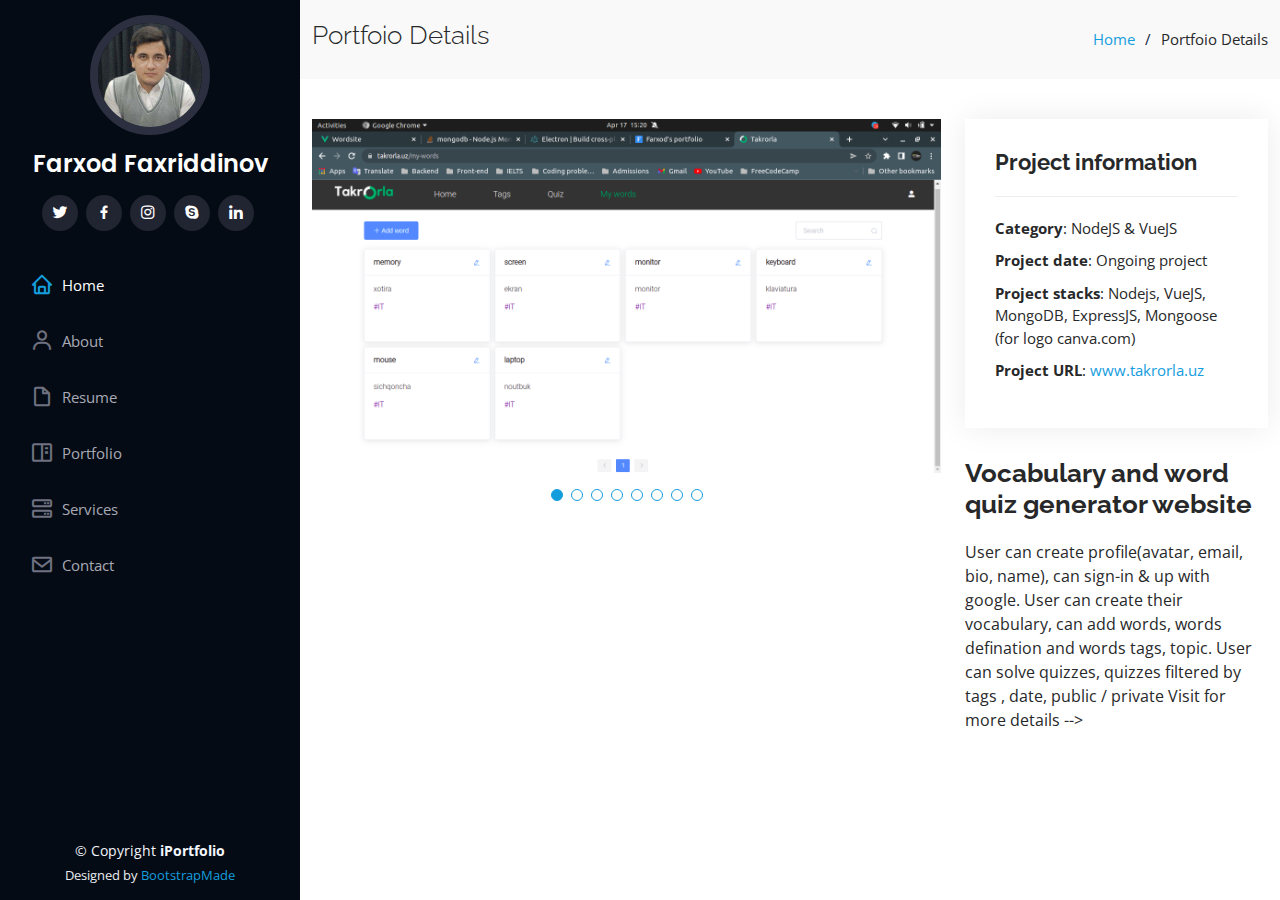
<file: portfolio-details-takrorla.html>
<!DOCTYPE html>
<!DOCTYPE html>
<html lang="en">

<head>
  <meta charset="utf-8">
  <meta content="width=device-width, initial-scale=1.0" name="viewport">

  <title>Portfolio Details - iPortfolio Bootstrap Template</title>
  <meta content="" name="description">
  <meta content="" name="keywords">

  <!-- Favicons -->
  <link href="assets/img/favicon.png" rel="icon">
  <link href="assets/img/apple-touch-icon.png" rel="apple-touch-icon">

  <!-- Google Fonts -->
  <link
    href="https://fonts.googleapis.com/css?family=Open+Sans:300,300i,400,400i,600,600i,700,700i|Raleway:300,300i,400,400i,500,500i,600,600i,700,700i|Poppins:300,300i,400,400i,500,500i,600,600i,700,700i"
    rel="stylesheet">

  <!-- Vendor CSS Files -->
  <link href="assets/vendor/aos/aos.css" rel="stylesheet">
  <link href="assets/vendor/bootstrap/css/bootstrap.min.css" rel="stylesheet">
  <link href="assets/vendor/bootstrap-icons/bootstrap-icons.css" rel="stylesheet">
  <link href="assets/vendor/boxicons/css/boxicons.min.css" rel="stylesheet">
  <link href="assets/vendor/glightbox/css/glightbox.min.css" rel="stylesheet">
  <link href="assets/vendor/swiper/swiper-bundle.min.css" rel="stylesheet">

  <!-- Template Main CSS File -->
  <link href="assets/css/style.css" rel="stylesheet">

  <!-- =======================================================
  * Template Name: iPortfolio - v3.7.0
  * Template URL: https://bootstrapmade.com/iportfolio-bootstrap-portfolio-websites-template/
  * Author: BootstrapMade.com
  * License: https://bootstrapmade.com/license/
  ======================================================== -->
</head>

<body>

  <!-- ======= Mobile nav toggle button ======= -->
  <i class="bi bi-list mobile-nav-toggle d-xl-none"></i>

  <!-- ======= Header ======= -->
  <header id="header">
    <div class="d-flex flex-column">

      <div class="profile">
        <img src="assets/img/profile-img.jpg" alt="" class="img-fluid rounded-circle">
        <h1 class="text-light"><a href="index.html">Farxod Faxriddinov</a></h1>
        <div class="social-links mt-3 text-center">
          <a href="#" class="twitter"><i class="bx bxl-twitter"></i></a>
          <a href="#" class="facebook"><i class="bx bxl-facebook"></i></a>
          <a href="#" class="instagram"><i class="bx bxl-instagram"></i></a>
          <a href="#" class="google-plus"><i class="bx bxl-skype"></i></a>
          <a href="#" class="linkedin"><i class="bx bxl-linkedin"></i></a>
        </div>
      </div>

      <nav id="navbar" class="nav-menu navbar">
        <ul>
          <li><a href="#hero" class="nav-link scrollto active"><i class="bx bx-home"></i> <span>Home</span></a></li>
          <li><a href="#about" class="nav-link scrollto"><i class="bx bx-user"></i> <span>About</span></a></li>
          <li><a href="#resume" class="nav-link scrollto"><i class="bx bx-file-blank"></i> <span>Resume</span></a></li>
          <li><a href="#portfolio" class="nav-link scrollto"><i class="bx bx-book-content"></i>
              <span>Portfolio</span></a></li>
          <li><a href="#services" class="nav-link scrollto"><i class="bx bx-server"></i> <span>Services</span></a></li>
          <li><a href="#contact" class="nav-link scrollto"><i class="bx bx-envelope"></i> <span>Contact</span></a></li>
        </ul>
      </nav><!-- .nav-menu -->
    </div>
  </header><!-- End Header -->

  <main id="main">

    <!-- ======= Breadcrumbs ======= -->
    <section id="breadcrumbs" class="breadcrumbs">
      <div class="container">

        <div class="d-flex justify-content-between align-items-center">
          <h2>Portfoio Details</h2>
          <ol>
            <li><a href="index.html">Home</a></li>
            <li>Portfoio Details</li>
          </ol>
        </div>

      </div>
    </section><!-- End Breadcrumbs -->

    <!-- ======= Portfolio Details Section ======= -->
    <section id="portfolio-details" class="portfolio-details">
      <div class="container">

        <div class="row gy-4">

          <div class="col-lg-8">
            <div class="portfolio-details-slider swiper">
              <div class="swiper-wrapper align-items-center">

                <div class="swiper-slide">
                  <img src="assets/img/portfolio/takrorla/takrorla-2.png" alt="">
                </div>
                <div class="swiper-slide">
                  <img src="assets/img/portfolio/takrorla/takrorla-3.png" alt="">
                </div>
                <div class="swiper-slide">
                  <img src="assets/img/portfolio/takrorla/takrorla-4.png" alt="">
                </div>
                <div class="swiper-slide">
                  <img src="assets/img/portfolio/takrorla/takrorla-5.png" alt="">
                </div>
                <div class="swiper-slide">
                  <img src="assets/img/portfolio/takrorla/takrorla-6.png" alt="">
                </div>
                <div class="swiper-slide">
                  <img src="assets/img/portfolio/takrorla/takrorla-7.png" alt="">
                </div>
                <div class="swiper-slide">
                  <img src="assets/img/portfolio/takrorla/takrorla-8.png" alt="">
                </div>
                <div class="swiper-slide">
                  <img src="assets/img/portfolio/takrorla/takrorla-9.png" alt="">
                </div>



              </div>
              <div class="swiper-pagination"></div>
            </div>
          </div>

          <div class="col-lg-4">
            <div class="portfolio-info">
              <h3>Project information</h3>
              <ul>
                <li><strong>Category</strong>: NodeJS & VueJS</li>
                <li><strong>Project date</strong>: Ongoing project</li>
                <li><strong>Project stacks</strong>: Nodejs, VueJS, MongoDB, ExpressJS, Mongoose (for logo canva.com)
                </li>
                <li><strong>Project URL</strong>: <a href="https://takrorla.uz/" target="_blank">www.takrorla.uz</a>
                </li>
              </ul>
            </div>
            <div class="portfolio-description">
              <h2>Vocabulary and word quiz generator website</h2>
              <p>
                User can create profile(avatar, email, bio, name), can sign-in & up with google. User can create
                their vocabulary, can add words, words defination and words tags, topic. User can solve quizzes, quizzes
                filtered by tags , date, public / private
                Visit for more details -->
              </p>
            </div>
          </div>

        </div>

      </div>
    </section><!-- End Portfolio Details Section -->

  </main><!-- End #main -->

  <!-- ======= Footer ======= -->
  <footer id="footer">
    <div class="container">
      <div class="copyright">
        &copy; Copyright <strong><span>iPortfolio</span></strong>
      </div>
      <div class="credits">
        <!-- All the links in the footer should remain intact. -->
        <!-- You can delete the links only if you purchased the pro version. -->
        <!-- Licensing information: https://bootstrapmade.com/license/ -->
        <!-- Purchase the pro version with working PHP/AJAX contact form: https://bootstrapmade.com/iportfolio-bootstrap-portfolio-websites-template/ -->
        Designed by <a href="https://bootstrapmade.com/">BootstrapMade</a>
      </div>
    </div>
  </footer><!-- End  Footer -->

  <a href="#" class="back-to-top d-flex align-items-center justify-content-center"><i
      class="bi bi-arrow-up-short"></i></a>

  <!-- Vendor JS Files -->
  <script src="assets/vendor/purecounter/purecounter.js"></script>
  <script src="assets/vendor/aos/aos.js"></script>
  <script src="assets/vendor/bootstrap/js/bootstrap.bundle.min.js"></script>
  <script src="assets/vendor/glightbox/js/glightbox.min.js"></script>
  <script src="assets/vendor/isotope-layout/isotope.pkgd.min.js"></script>
  <script src="assets/vendor/swiper/swiper-bundle.min.js"></script>
  <script src="assets/vendor/typed.js/typed.min.js"></script>
  <script src="assets/vendor/waypoints/noframework.waypoints.js"></script>
  <script src="assets/vendor/php-email-form/validate.js"></script>

  <!-- Template Main JS File -->
  <script src="assets/js/main.js"></script>

</body>

</html>
</file>
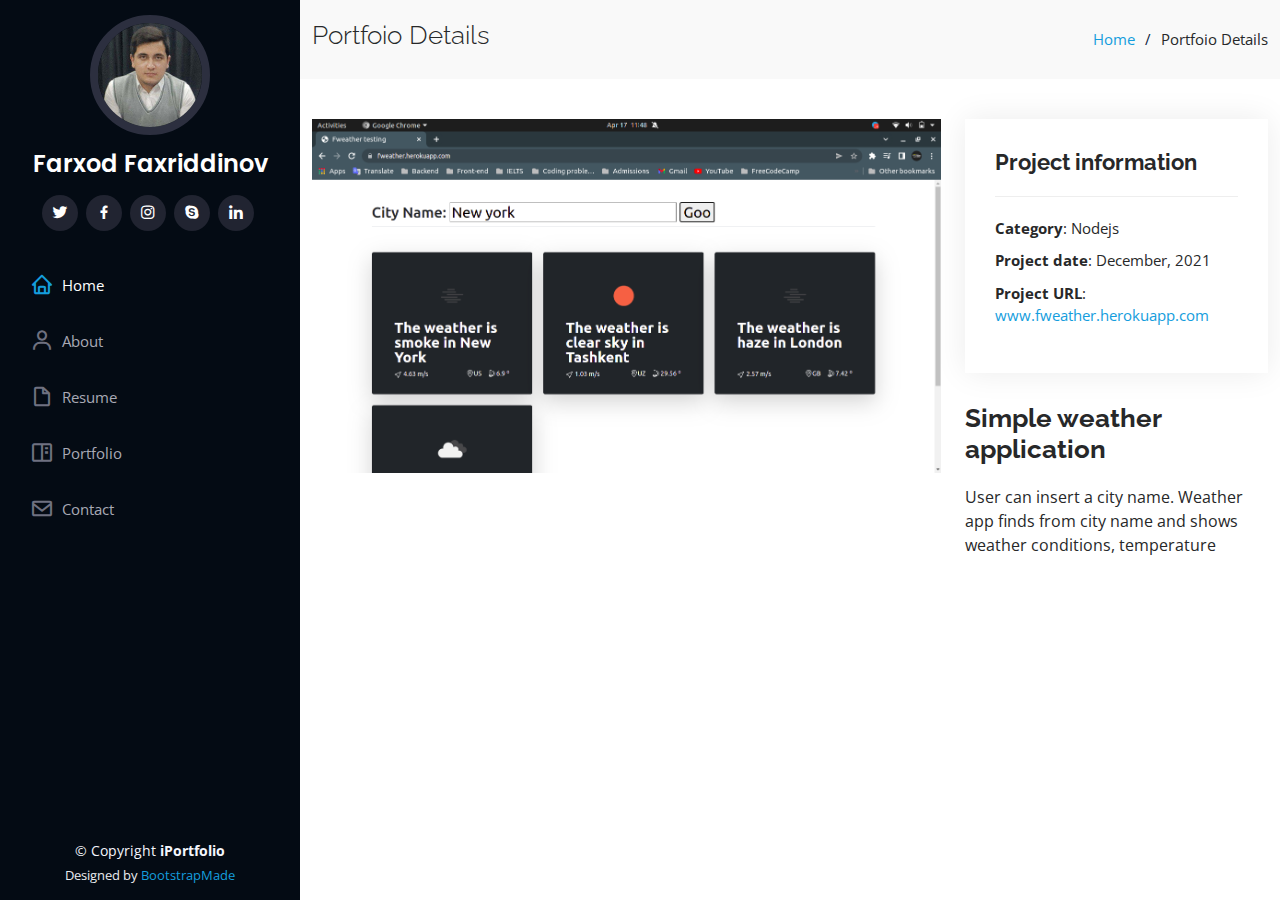
<file: portfolio-details-weather.html>
<!DOCTYPE html>
<!DOCTYPE html>
<html lang="en">

<head>
  <meta charset="utf-8">
  <meta content="width=device-width, initial-scale=1.0" name="viewport">

  <title>Portfolio Details - iPortfolio Bootstrap Template</title>
  <meta content="" name="description">
  <meta content="" name="keywords">

  <!-- Favicons -->
  <link href="assets/img/favicon.png" rel="icon">
  <link href="assets/img/apple-touch-icon.png" rel="apple-touch-icon">

  <!-- Google Fonts -->
  <link
    href="https://fonts.googleapis.com/css?family=Open+Sans:300,300i,400,400i,600,600i,700,700i|Raleway:300,300i,400,400i,500,500i,600,600i,700,700i|Poppins:300,300i,400,400i,500,500i,600,600i,700,700i"
    rel="stylesheet">

  <!-- Vendor CSS Files -->
  <link href="assets/vendor/aos/aos.css" rel="stylesheet">
  <link href="assets/vendor/bootstrap/css/bootstrap.min.css" rel="stylesheet">
  <link href="assets/vendor/bootstrap-icons/bootstrap-icons.css" rel="stylesheet">
  <link href="assets/vendor/boxicons/css/boxicons.min.css" rel="stylesheet">
  <link href="assets/vendor/glightbox/css/glightbox.min.css" rel="stylesheet">
  <link href="assets/vendor/swiper/swiper-bundle.min.css" rel="stylesheet">

  <!-- Template Main CSS File -->
  <link href="assets/css/style.css" rel="stylesheet">

  <!-- =======================================================
  * Template Name: iPortfolio - v3.7.0
  * Template URL: https://bootstrapmade.com/iportfolio-bootstrap-portfolio-websites-template/
  * Author: BootstrapMade.com
  * License: https://bootstrapmade.com/license/
  ======================================================== -->
</head>

<body>

  <!-- ======= Mobile nav toggle button ======= -->
  <i class="bi bi-list mobile-nav-toggle d-xl-none"></i>

  <!-- ======= Header ======= -->
  <header id="header">
    <div class="d-flex flex-column">

      <div class="profile">
        <img src="assets/img/profile-img.jpg" alt="" class="img-fluid rounded-circle">
        <h1 class="text-light"><a href="index.html">Farxod Faxriddinov</a></h1>
        <div class="social-links mt-3 text-center">
          <a href="#" class="twitter"><i class="bx bxl-twitter"></i></a>
          <a href="#" class="facebook"><i class="bx bxl-facebook"></i></a>
          <a href="#" class="instagram"><i class="bx bxl-instagram"></i></a>
          <a href="#" class="google-plus"><i class="bx bxl-skype"></i></a>
          <a href="#" class="linkedin"><i class="bx bxl-linkedin"></i></a>
        </div>
      </div>

      <nav id="navbar" class="nav-menu navbar">
        <ul>
          <li><a href="index.html#home" class="nav-link scrollto active"><i class="bx bx-home"></i>
              <span>Home</span></a>
          </li>
          <li><a href="index.html#about" class="nav-link scrollto"><i class="bx bx-user"></i> <span>About</span></a>
          </li>
          <li><a href="index.html#resume" class="nav-link scrollto"><i class="bx bx-file-blank"></i>
              <span>Resume</span></a></li>
          <li><a href="index.html#portfolio" class="nav-link scrollto"><i class="bx bx-book-content"></i>
              <span>Portfolio</span></a></li>

          <li><a href="index.html#contact" class="nav-link scrollto"><i class="bx bx-envelope"></i>
              <span>Contact</span></a></li>
        </ul>
      </nav><!-- .nav-menu -->
    </div>
  </header><!-- End Header -->

  <main id="main">

    <!-- ======= Breadcrumbs ======= -->
    <section id="breadcrumbs" class="breadcrumbs">
      <div class="container">

        <div class="d-flex justify-content-between align-items-center">
          <h2>Portfoio Details</h2>
          <ol>
            <li><a href="index.html">Home</a></li>
            <li>Portfoio Details</li>
          </ol>
        </div>

      </div>
    </section><!-- End Breadcrumbs -->

    <!-- ======= Portfolio Details Section ======= -->
    <section id="portfolio-details" class="portfolio-details">
      <div class="container">

        <div class="row gy-4">

          <div class="col-lg-8">
            <div class="portfolio-details-slider swiper">
              <div class="swiper-wrapper align-items-center">

                <div class="swiper-slide">
                  <img src="assets/img/portfolio/weatherApp.png" alt="">
                </div>



              </div>
              <div class="swiper-pagination"></div>
            </div>
          </div>

          <div class="col-lg-4">
            <div class="portfolio-info">
              <h3>Project information</h3>
              <ul>
                <li><strong>Category</strong>: Nodejs</li>
                <li><strong>Project date</strong>: December, 2021</li>
                <li><strong>Project URL</strong>: <a href="https://fweather.herokuapp.com/"
                    target="_blank">www.fweather.herokuapp.com</a>
                </li>
              </ul>
            </div>
            <div class="portfolio-description">
              <h2>Simple weather application</h2>
              <p>
                User can insert a city name. Weather app finds from city name and shows weather conditions, temperature
              </p>
            </div>
          </div>

        </div>

      </div>
    </section><!-- End Portfolio Details Section -->

  </main><!-- End #main -->

  <!-- ======= Footer ======= -->
  <footer id="footer">
    <div class="container">
      <div class="copyright">
        &copy; Copyright <strong><span>iPortfolio</span></strong>
      </div>
      <div class="credits">
        <!-- All the links in the footer should remain intact. -->
        <!-- You can delete the links only if you purchased the pro version. -->
        <!-- Licensing information: https://bootstrapmade.com/license/ -->
        <!-- Purchase the pro version with working PHP/AJAX contact form: https://bootstrapmade.com/iportfolio-bootstrap-portfolio-websites-template/ -->
        Designed by <a href="https://bootstrapmade.com/">BootstrapMade</a>
      </div>
    </div>
  </footer><!-- End  Footer -->

  <a href="#" class="back-to-top d-flex align-items-center justify-content-center"><i
      class="bi bi-arrow-up-short"></i></a>

  <!-- Vendor JS Files -->
  <script src="assets/vendor/purecounter/purecounter.js"></script>
  <script src="assets/vendor/aos/aos.js"></script>
  <script src="assets/vendor/bootstrap/js/bootstrap.bundle.min.js"></script>
  <script src="assets/vendor/glightbox/js/glightbox.min.js"></script>
  <script src="assets/vendor/isotope-layout/isotope.pkgd.min.js"></script>
  <script src="assets/vendor/swiper/swiper-bundle.min.js"></script>
  <script src="assets/vendor/typed.js/typed.min.js"></script>
  <script src="assets/vendor/waypoints/noframework.waypoints.js"></script>
  <script src="assets/vendor/php-email-form/validate.js"></script>

  <!-- Template Main JS File -->
  <script src="assets/js/main.js"></script>

</body>

</html>
</file>
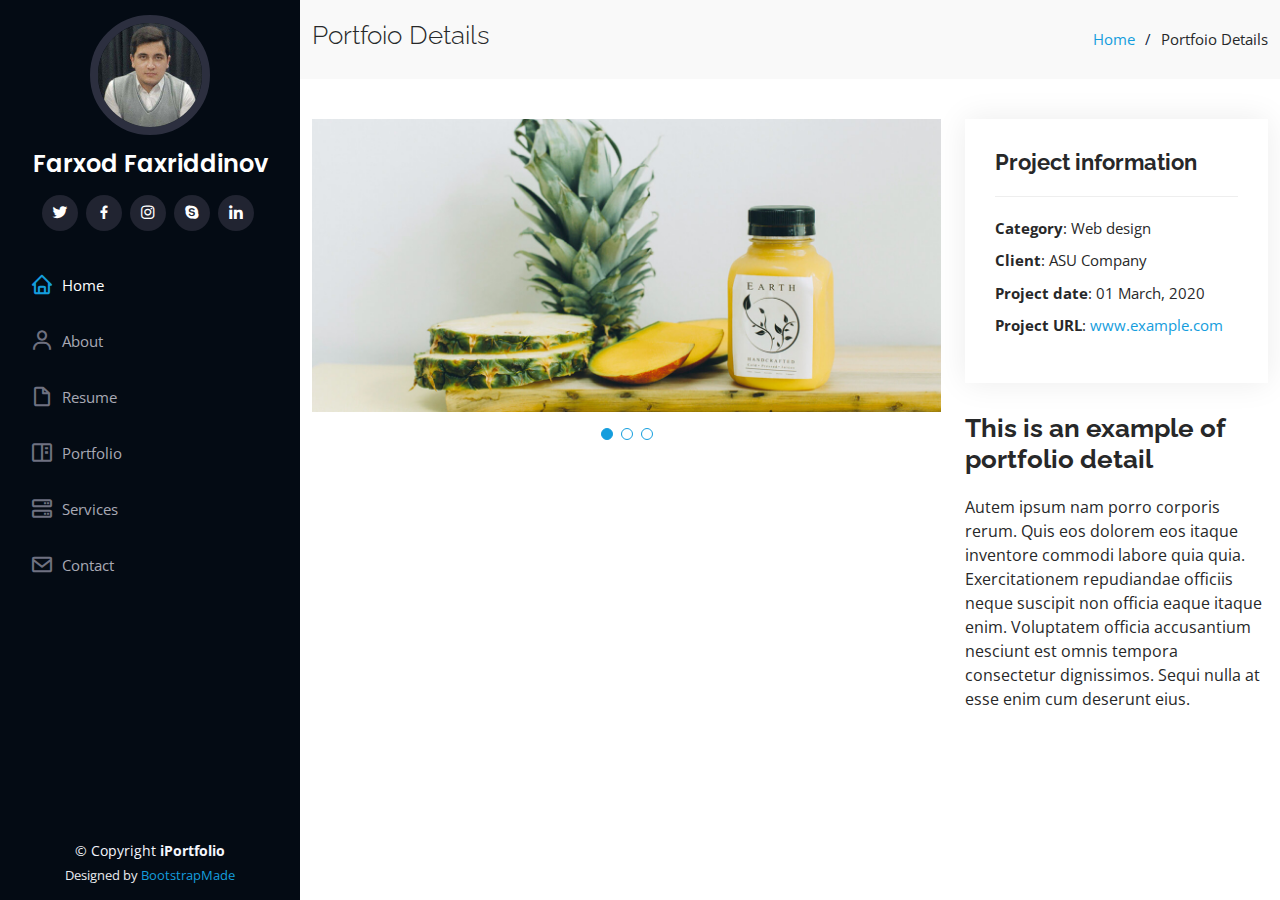
<file: portfolio-details.html>
<!DOCTYPE html>
<!DOCTYPE html>
<html lang="en">

<head>
  <meta charset="utf-8">
  <meta content="width=device-width, initial-scale=1.0" name="viewport">

  <title>Portfolio Details - iPortfolio Bootstrap Template</title>
  <meta content="" name="description">
  <meta content="" name="keywords">

  <!-- Favicons -->
  <link href="assets/img/favicon.png" rel="icon">
  <link href="assets/img/apple-touch-icon.png" rel="apple-touch-icon">

  <!-- Google Fonts -->
  <link href="https://fonts.googleapis.com/css?family=Open+Sans:300,300i,400,400i,600,600i,700,700i|Raleway:300,300i,400,400i,500,500i,600,600i,700,700i|Poppins:300,300i,400,400i,500,500i,600,600i,700,700i" rel="stylesheet">

  <!-- Vendor CSS Files -->
  <link href="assets/vendor/aos/aos.css" rel="stylesheet">
  <link href="assets/vendor/bootstrap/css/bootstrap.min.css" rel="stylesheet">
  <link href="assets/vendor/bootstrap-icons/bootstrap-icons.css" rel="stylesheet">
  <link href="assets/vendor/boxicons/css/boxicons.min.css" rel="stylesheet">
  <link href="assets/vendor/glightbox/css/glightbox.min.css" rel="stylesheet">
  <link href="assets/vendor/swiper/swiper-bundle.min.css" rel="stylesheet">

  <!-- Template Main CSS File -->
  <link href="assets/css/style.css" rel="stylesheet">

  <!-- =======================================================
  * Template Name: iPortfolio - v3.7.0
  * Template URL: https://bootstrapmade.com/iportfolio-bootstrap-portfolio-websites-template/
  * Author: BootstrapMade.com
  * License: https://bootstrapmade.com/license/
  ======================================================== -->
</head>

<body>

  <!-- ======= Mobile nav toggle button ======= -->
  <i class="bi bi-list mobile-nav-toggle d-xl-none"></i>

  <!-- ======= Header ======= -->
  <header id="header">
    <div class="d-flex flex-column">

      <div class="profile">
        <img src="assets/img/profile-img.jpg" alt="" class="img-fluid rounded-circle">
        <h1 class="text-light"><a href="index.html">Farxod Faxriddinov</a></h1>
        <div class="social-links mt-3 text-center">
          <a href="#" class="twitter"><i class="bx bxl-twitter"></i></a>
          <a href="#" class="facebook"><i class="bx bxl-facebook"></i></a>
          <a href="#" class="instagram"><i class="bx bxl-instagram"></i></a>
          <a href="#" class="google-plus"><i class="bx bxl-skype"></i></a>
          <a href="#" class="linkedin"><i class="bx bxl-linkedin"></i></a>
        </div>
      </div>

      <nav id="navbar" class="nav-menu navbar">
        <ul>
          <li><a href="#hero" class="nav-link scrollto active"><i class="bx bx-home"></i> <span>Home</span></a></li>
          <li><a href="#about" class="nav-link scrollto"><i class="bx bx-user"></i> <span>About</span></a></li>
          <li><a href="#resume" class="nav-link scrollto"><i class="bx bx-file-blank"></i> <span>Resume</span></a></li>
          <li><a href="#portfolio" class="nav-link scrollto"><i class="bx bx-book-content"></i> <span>Portfolio</span></a></li>
          <li><a href="#services" class="nav-link scrollto"><i class="bx bx-server"></i> <span>Services</span></a></li>
          <li><a href="#contact" class="nav-link scrollto"><i class="bx bx-envelope"></i> <span>Contact</span></a></li>
        </ul>
      </nav><!-- .nav-menu -->
    </div>
  </header><!-- End Header -->

  <main id="main">

    <!-- ======= Breadcrumbs ======= -->
    <section id="breadcrumbs" class="breadcrumbs">
      <div class="container">

        <div class="d-flex justify-content-between align-items-center">
          <h2>Portfoio Details</h2>
          <ol>
            <li><a href="index.html">Home</a></li>
            <li>Portfoio Details</li>
          </ol>
        </div>

      </div>
    </section><!-- End Breadcrumbs -->

    <!-- ======= Portfolio Details Section ======= -->
    <section id="portfolio-details" class="portfolio-details">
      <div class="container">

        <div class="row gy-4">

          <div class="col-lg-8">
            <div class="portfolio-details-slider swiper">
              <div class="swiper-wrapper align-items-center">

                <div class="swiper-slide">
                  <img src="assets/img/portfolio/portfolio-details-1.jpg" alt="">
                </div>

                <div class="swiper-slide">
                  <img src="assets/img/portfolio/portfolio-details-2.jpg" alt="">
                </div>

                <div class="swiper-slide">
                  <img src="assets/img/portfolio/portfolio-details-3.jpg" alt="">
                </div>

              </div>
              <div class="swiper-pagination"></div>
            </div>
          </div>

          <div class="col-lg-4">
            <div class="portfolio-info">
              <h3>Project information</h3>
              <ul>
                <li><strong>Category</strong>: Web design</li>
                <li><strong>Client</strong>: ASU Company</li>
                <li><strong>Project date</strong>: 01 March, 2020</li>
                <li><strong>Project URL</strong>: <a href="#">www.example.com</a></li>
              </ul>
            </div>
            <div class="portfolio-description">
              <h2>This is an example of portfolio detail</h2>
              <p>
                Autem ipsum nam porro corporis rerum. Quis eos dolorem eos itaque inventore commodi labore quia quia. Exercitationem repudiandae officiis neque suscipit non officia eaque itaque enim. Voluptatem officia accusantium nesciunt est omnis tempora consectetur dignissimos. Sequi nulla at esse enim cum deserunt eius.
              </p>
            </div>
          </div>

        </div>

      </div>
    </section><!-- End Portfolio Details Section -->

  </main><!-- End #main -->

  <!-- ======= Footer ======= -->
  <footer id="footer">
    <div class="container">
      <div class="copyright">
        &copy; Copyright <strong><span>iPortfolio</span></strong>
      </div>
      <div class="credits">
        <!-- All the links in the footer should remain intact. -->
        <!-- You can delete the links only if you purchased the pro version. -->
        <!-- Licensing information: https://bootstrapmade.com/license/ -->
        <!-- Purchase the pro version with working PHP/AJAX contact form: https://bootstrapmade.com/iportfolio-bootstrap-portfolio-websites-template/ -->
        Designed by <a href="https://bootstrapmade.com/">BootstrapMade</a>
      </div>
    </div>
  </footer><!-- End  Footer -->

  <a href="#" class="back-to-top d-flex align-items-center justify-content-center"><i class="bi bi-arrow-up-short"></i></a>

  <!-- Vendor JS Files -->
  <script src="assets/vendor/purecounter/purecounter.js"></script>
  <script src="assets/vendor/aos/aos.js"></script>
  <script src="assets/vendor/bootstrap/js/bootstrap.bundle.min.js"></script>
  <script src="assets/vendor/glightbox/js/glightbox.min.js"></script>
  <script src="assets/vendor/isotope-layout/isotope.pkgd.min.js"></script>
  <script src="assets/vendor/swiper/swiper-bundle.min.js"></script>
  <script src="assets/vendor/typed.js/typed.min.js"></script>
  <script src="assets/vendor/waypoints/noframework.waypoints.js"></script>
  <script src="assets/vendor/php-email-form/validate.js"></script>

  <!-- Template Main JS File -->
  <script src="assets/js/main.js"></script>

</body>

</html>
</file>
<file: assets/css/style.css>
/**
* Template Name: iPortfolio - v3.7.0
* Template URL: https://bootstrapmade.com/iportfolio-bootstrap-portfolio-websites-template/
* Author: BootstrapMade.com
* License: https://bootstrapmade.com/license/
*/

/*--------------------------------------------------------------
# General
--------------------------------------------------------------*/
body {
  font-family: "Open Sans", sans-serif;
  color: #272829;
}

a {
  color: #149ddd;
  text-decoration: none;
}

a:hover {
  color: #37b3ed;
  text-decoration: none;
}

h1, h2, h3, h4, h5, h6 {
  font-family: "Raleway", sans-serif;
}

/*--------------------------------------------------------------
# Back to top button
--------------------------------------------------------------*/
.back-to-top {
  position: fixed;
  visibility: hidden;
  opacity: 0;
  right: 15px;
  bottom: 15px;
  z-index: 996;
  background: #149ddd;
  width: 40px;
  height: 40px;
  border-radius: 50px;
  transition: all 0.4s;
}
.back-to-top i {
  font-size: 28px;
  color: #fff;
  line-height: 0;
}
.back-to-top:hover {
  background: #2eafec;
  color: #fff;
}
.back-to-top.active {
  visibility: visible;
  opacity: 1;
}

/*--------------------------------------------------------------
# Header
--------------------------------------------------------------*/
#header {
  position: fixed;
  top: 0;
  left: 0;
  bottom: 0;
  width: 300px;
  transition: all ease-in-out 0.5s;
  z-index: 9997;
  transition: all 0.5s;
  padding: 0 15px;
  background: #040b14;
  overflow-y: auto;
}
#header .profile img {
  margin: 15px auto;
  display: block;
  width: 120px;
  border: 8px solid #2c2f3f;
}
#header .profile h1 {
  font-size: 24px;
  margin: 0;
  padding: 0;
  font-weight: 600;
  -moz-text-align-last: center;
  text-align-last: center;
  font-family: "Poppins", sans-serif;
}
#header .profile h1 a, #header .profile h1 a:hover {
  color: #fff;
  text-decoration: none;
}
#header .profile .social-links a {
  font-size: 18px;
  display: inline-block;
  background: #212431;
  color: #fff;
  line-height: 1;
  padding: 8px 0;
  margin-right: 4px;
  border-radius: 50%;
  text-align: center;
  width: 36px;
  height: 36px;
  transition: 0.3s;
}
#header .profile .social-links a:hover {
  background: #149ddd;
  color: #fff;
  text-decoration: none;
}

#main {
  margin-left: 300px;
}

@media (max-width: 1199px) {
  #header {
    left: -300px;
  }

  #main {
    margin-left: 0;
  }
}
/*--------------------------------------------------------------
# Navigation Menu
--------------------------------------------------------------*/
/* Desktop Navigation */
.nav-menu {
  padding: 30px 0 0 0;
}
.nav-menu * {
  margin: 0;
  padding: 0;
  list-style: none;
}
.nav-menu > ul > li {
  position: relative;
  white-space: nowrap;
}
.nav-menu a, .nav-menu a:focus {
  display: flex;
  align-items: center;
  color: #a8a9b4;
  padding: 12px 15px;
  margin-bottom: 8px;
  transition: 0.3s;
  font-size: 15px;
}
.nav-menu a i, .nav-menu a:focus i {
  font-size: 24px;
  padding-right: 8px;
  color: #6f7180;
}
.nav-menu a:hover, .nav-menu .active, .nav-menu .active:focus, .nav-menu li:hover > a {
  text-decoration: none;
  color: #fff;
}
.nav-menu a:hover i, .nav-menu .active i, .nav-menu .active:focus i, .nav-menu li:hover > a i {
  color: #149ddd;
}

/* Mobile Navigation */
.mobile-nav-toggle {
  position: fixed;
  right: 15px;
  top: 15px;
  z-index: 9998;
  border: 0;
  font-size: 24px;
  transition: all 0.4s;
  outline: none !important;
  background-color: #149ddd;
  color: #fff;
  width: 40px;
  height: 40px;
  display: inline-flex;
  align-items: center;
  justify-content: center;
  line-height: 0;
  border-radius: 50px;
  cursor: pointer;
}

.mobile-nav-active {
  overflow: hidden;
}
.mobile-nav-active #header {
  left: 0;
}

/*--------------------------------------------------------------
# Hero Section
--------------------------------------------------------------*/
#hero {
  width: 100%;
  height: 100vh;
  background: url("../img/hero-bg.jpg") top center;
  background-size: cover;
}
#hero:before {
  content: "";
  background: rgba(5, 13, 24, 0.3);
  position: absolute;
  bottom: 0;
  top: 0;
  left: 0;
  right: 0;
  z-index: 1;
}
#hero .hero-container {
  position: relative;
  z-index: 2;
  min-width: 300px;
}
#hero h1 {
  margin: 0 0 10px 0;
  font-size: 64px;
  font-weight: 700;
  line-height: 56px;
  color: #fff;
}
#hero p {
  color: #fff;
  margin-bottom: 50px;
  font-size: 26px;
  font-family: "Poppins", sans-serif;
}
#hero p span {
  color: #fff;
  padding-bottom: 4px;
  letter-spacing: 1px;
  border-bottom: 3px solid #149ddd;
}
@media (min-width: 1024px) {
  #hero {
    background-attachment: fixed;
  }
}
@media (max-width: 768px) {
  #hero h1 {
    font-size: 28px;
    line-height: 36px;
  }
  #hero h2 {
    font-size: 18px;
    line-height: 24px;
    margin-bottom: 30px;
  }
}

/*--------------------------------------------------------------
# Sections General
--------------------------------------------------------------*/
section {
  padding: 60px 0;
  overflow: hidden;
}

.section-bg {
  background: #f5f8fd;
}

.section-title {
  padding-bottom: 30px;
}
.section-title h2 {
  font-size: 32px;
  font-weight: bold;
  margin-bottom: 20px;
  padding-bottom: 20px;
  position: relative;
  color: #173b6c;
}
.section-title h2::after {
  content: "";
  position: absolute;
  display: block;
  width: 50px;
  height: 3px;
  background: #149ddd;
  bottom: 0;
  left: 0;
}
.section-title p {
  margin-bottom: 0;
}

/*--------------------------------------------------------------
# About
--------------------------------------------------------------*/
.about .content h3 {
  font-weight: 700;
  font-size: 26px;
  color: #173b6c;
}
.about .content ul {
  list-style: none;
  padding: 0;
}
.about .content ul li {
  margin-bottom: 20px;
  display: flex;
  align-items: center;
}
.about .content ul strong {
  margin-right: 10px;
}
.about .content ul i {
  font-size: 16px;
  margin-right: 5px;
  color: #149ddd;
  line-height: 0;
}
.about .content p:last-child {
  margin-bottom: 0;
}

/*--------------------------------------------------------------
# Facts
--------------------------------------------------------------*/
.facts {
  padding-bottom: 30px;
}
.facts .count-box {
  padding: 30px;
  width: 100%;
}
.facts .count-box i {
  display: block;
  font-size: 44px;
  color: #149ddd;
  float: left;
  line-height: 0;
}
.facts .count-box span {
  font-size: 48px;
  line-height: 40px;
  display: block;
  font-weight: 700;
  color: #050d18;
  margin-left: 60px;
}
.facts .count-box p {
  padding: 15px 0 0 0;
  margin: 0 0 0 60px;
  font-family: "Raleway", sans-serif;
  font-size: 14px;
  color: #122f57;
}
.facts .count-box a {
  font-weight: 600;
  display: block;
  margin-top: 20px;
  color: #122f57;
  font-size: 15px;
  font-family: "Poppins", sans-serif;
  transition: ease-in-out 0.3s;
}
.facts .count-box a:hover {
  color: #1f5297;
}

/*--------------------------------------------------------------
# Akills
--------------------------------------------------------------*/
.skills .progress {
  height: 60px;
  display: block;
  background: none;
  border-radius: 0;
}
.skills .progress .skill {
  padding: 0;
  margin: 0 0 6px 0;
  text-transform: uppercase;
  display: block;
  font-weight: 600;
  font-family: "Poppins", sans-serif;
  color: #050d18;
}
.skills .progress .skill .val {
  float: right;
  font-style: normal;
}
.skills .progress-bar-wrap {
  background: #dce8f8;
  height: 10px;
}
.skills .progress-bar {
  width: 1px;
  height: 10px;
  transition: 0.9s;
  background-color: #149ddd;
 
}
 .stacks{
    /* background-color: #149ddd; */

    text-align: center; 
    border: 2px solid #149ddd;
     margin-top: 7px;
     padding: 5px;
  }

/*--------------------------------------------------------------
# Resume
--------------------------------------------------------------*/
.resume .resume-title {
  font-size: 26px;
  font-weight: 700;
  margin-top: 20px;
  margin-bottom: 20px;
  color: #050d18;
}
.resume .resume-item {
  padding: 0 0 20px 20px;
  margin-top: -2px;
  border-left: 2px solid #1f5297;
  position: relative;
}
.resume .resume-item h4 {
  line-height: 18px;
  font-size: 18px;
  font-weight: 600;
  text-transform: uppercase;
  font-family: "Poppins", sans-serif;
  color: #050d18;
  margin-bottom: 10px;
}
.resume .resume-item h5 {
  font-size: 16px;
  background: #e4edf9;
  padding: 5px 15px;
  display: inline-block;
  font-weight: 600;
  margin-bottom: 10px;
}
.resume .resume-item ul {
  padding-left: 20px;
}
.resume .resume-item ul li {
  padding-bottom: 10px;
}
.resume .resume-item:last-child {
  padding-bottom: 0;
}

.downloadBtn{
  font-size: 16px;
  background: #e4edf9;
  padding: 5px 15px;
  display: inline-block;
  font-weight: 600;
  margin-bottom: 10px;
}
.resume .resume-item::before {
  content: "";
  position: absolute;
  width: 16px;
  height: 16px;
  border-radius: 50px;
  left: -9px;
  top: 0;
  background: #fff;
  border: 2px solid #1f5297;
}

/*--------------------------------------------------------------
# Portfolio
--------------------------------------------------------------*/
.portfolio .portfolio-item {
  margin-bottom: 30px;
}
.portfolio #portfolio-flters {
  padding: 0;
  margin: 0 auto 35px auto;
  list-style: none;
  text-align: center;
  background: #fff;
  border-radius: 50px;
  padding: 2px 15px;
}
.portfolio #portfolio-flters li {
  cursor: pointer;
  display: inline-block;
  padding: 10px 15px 8px 15px;
  font-size: 14px;
  font-weight: 600;
  line-height: 1;
  text-transform: uppercase;
  color: #272829;
  margin-bottom: 5px;
  transition: all 0.3s ease-in-out;
}
.portfolio #portfolio-flters li:hover, .portfolio #portfolio-flters li.filter-active {
  color: #149ddd;
}
.portfolio #portfolio-flters li:last-child {
  margin-right: 0;
}
.portfolio .portfolio-wrap {
  transition: 0.3s;
  position: relative;
  overflow: hidden;
  z-index: 1;
}
.portfolio .portfolio-wrap::before {
  content: "";
  background: rgba(255, 255, 255, 0.5);
  position: absolute;
  left: 0;
  right: 0;
  top: 0;
  bottom: 0;
  transition: all ease-in-out 0.3s;
  z-index: 2;
  opacity: 0;
}
.portfolio .portfolio-wrap .portfolio-links {
  opacity: 1;
  left: 0;
  right: 0;
  bottom: -60px;
  z-index: 3;
  position: absolute;
  transition: all ease-in-out 0.3s;
  display: flex;
  justify-content: center;
}
.portfolio .portfolio-wrap .portfolio-links a {
  color: #fff;
  font-size: 20px;
  text-align: center;
  background: rgba(20, 157, 221, 0.75);
  transition: 0.3s;
  width: 50%;
}
.portfolio .portfolio-wrap .portfolio-links a:hover {
  background: rgba(20, 157, 221, 0.95);
}
.portfolio .portfolio-wrap .portfolio-links a + a {
  border-left: 1px solid #37b3ed;
}
.portfolio .portfolio-wrap:hover::before {
  top: 0;
  left: 0;
  right: 0;
  bottom: 0;
  opacity: 1;
}
.portfolio .portfolio-wrap:hover .portfolio-links {
  opacity: 1;
  bottom: 0;
}

/*--------------------------------------------------------------
# Portfolio Details
--------------------------------------------------------------*/
.portfolio-details {
  padding-top: 40px;
}
.portfolio-details .portfolio-details-slider img {
  width: 100%;
}
.portfolio-details .portfolio-details-slider .swiper-pagination {
  margin-top: 20px;
  position: relative;
}
.portfolio-details .portfolio-details-slider .swiper-pagination .swiper-pagination-bullet {
  width: 12px;
  height: 12px;
  background-color: #fff;
  opacity: 1;
  border: 1px solid #149ddd;
}
.portfolio-details .portfolio-details-slider .swiper-pagination .swiper-pagination-bullet-active {
  background-color: #149ddd;
}
.portfolio-details .portfolio-info {
  padding: 30px;
  box-shadow: 0px 0 30px rgba(5, 13, 24, 0.08);
}
.portfolio-details .portfolio-info h3 {
  font-size: 22px;
  font-weight: 700;
  margin-bottom: 20px;
  padding-bottom: 20px;
  border-bottom: 1px solid #eee;
}
.portfolio-details .portfolio-info ul {
  list-style: none;
  padding: 0;
  font-size: 15px;
}
.portfolio-details .portfolio-info ul li + li {
  margin-top: 10px;
}
.portfolio-details .portfolio-description {
  padding-top: 30px;
}
.portfolio-details .portfolio-description h2 {
  font-size: 26px;
  font-weight: 700;
  margin-bottom: 20px;
}
.portfolio-details .portfolio-description p {
  padding: 0;
}

/*--------------------------------------------------------------
# Services
--------------------------------------------------------------*/
.services .icon-box {
  margin-bottom: 20px;
}
.services .icon {
  float: left;
  display: flex;
  align-items: center;
  justify-content: center;
  width: 54px;
  height: 54px;
  background: #149ddd;
  border-radius: 50%;
  transition: 0.5s;
  border: 1px solid #149ddd;
}
.services .icon i {
  color: #fff;
  font-size: 24px;
  line-height: 0;
}
.services .icon-box:hover .icon {
  background: #fff;
}
.services .icon-box:hover .icon i {
  color: #149ddd;
}
.services .title {
  margin-left: 80px;
  font-weight: 700;
  margin-bottom: 15px;
  font-size: 18px;
}
.services .title a {
  color: #343a40;
}
.services .title a:hover {
  color: #149ddd;
}
.services .description {
  margin-left: 80px;
  line-height: 24px;
  font-size: 14px;
}

/*--------------------------------------------------------------
# Testimonials
--------------------------------------------------------------*/
.testimonials .testimonials-carousel, .testimonials .testimonials-slider {
  overflow: hidden;
}
.testimonials .testimonial-item {
  box-sizing: content-box;
  text-align: center;
  min-height: 320px;
}
.testimonials .testimonial-item .testimonial-img {
  width: 90px;
  border-radius: 50%;
  margin: 0 auto;
}
.testimonials .testimonial-item h3 {
  font-size: 18px;
  font-weight: bold;
  margin: 10px 0 5px 0;
  color: #111;
}
.testimonials .testimonial-item h4 {
  font-size: 14px;
  color: #999;
  margin: 0;
}
.testimonials .testimonial-item .quote-icon-left, .testimonials .testimonial-item .quote-icon-right {
  color: #c3e8fa;
  font-size: 26px;
}
.testimonials .testimonial-item .quote-icon-left {
  display: inline-block;
  left: -5px;
  position: relative;
}
.testimonials .testimonial-item .quote-icon-right {
  display: inline-block;
  right: -5px;
  position: relative;
  top: 10px;
}
.testimonials .testimonial-item p {
  font-style: italic;
  margin: 0 15px 15px 15px;
  padding: 20px;
  background: #fff;
  position: relative;
  margin-bottom: 35px;
  border-radius: 6px;
  box-shadow: 0px 2px 15px rgba(0, 0, 0, 0.1);
}
.testimonials .testimonial-item p::after {
  content: "";
  width: 0;
  height: 0;
  border-top: 20px solid #fff;
  border-right: 20px solid transparent;
  border-left: 20px solid transparent;
  position: absolute;
  bottom: -20px;
  left: calc(50% - 20px);
}
.testimonials .swiper-pagination {
  margin-top: 20px;
  position: relative;
}
.testimonials .swiper-pagination .swiper-pagination-bullet {
  width: 12px;
  height: 12px;
  background-color: #fff;
  opacity: 1;
  border: 1px solid #149ddd;
}
.testimonials .swiper-pagination .swiper-pagination-bullet-active {
  background-color: #149ddd;
}

/*--------------------------------------------------------------
# Contact
--------------------------------------------------------------*/
.contact {
  padding-bottom: 130px;
}
.contact .info {
  padding: 30px;
  background: #fff;
  width: 100%;
  box-shadow: 0 0 24px 0 rgba(0, 0, 0, 0.12);
}
.contact .info i {
  font-size: 20px;
  color: #149ddd;
  float: left;
  width: 44px;
  height: 44px;
  background: #dff3fc;
  display: flex;
  justify-content: center;
  align-items: center;
  border-radius: 50px;
  transition: all 0.3s ease-in-out;
}
.contact .info h4 {
  padding: 0 0 0 60px;
  font-size: 22px;
  font-weight: 600;
  margin-bottom: 5px;
  color: #050d18;
}
.contact .info p {
  padding: 0 0 10px 60px;
  margin-bottom: 20px;
  font-size: 14px;
  color: #173b6c;
}
.contact .info .email p {
  padding-top: 5px;
}
.contact .info .social-links {
  padding-left: 60px;
}
.contact .info .social-links a {
  font-size: 18px;
  display: inline-block;
  background: #333;
  color: #fff;
  line-height: 1;
  padding: 8px 0;
  border-radius: 50%;
  text-align: center;
  width: 36px;
  height: 36px;
  transition: 0.3s;
  margin-right: 10px;
}
.contact .info .social-links a:hover {
  background: #149ddd;
  color: #fff;
}
.contact .info .email:hover i, .contact .info .address:hover i, .contact .info .phone:hover i {
  background: #149ddd;
  color: #fff;
}
.contact .php-email-form {
  width: 100%;
  padding: 30px;
  background: #fff;
  box-shadow: 0 0 24px 0 rgba(0, 0, 0, 0.12);
}
.contact .php-email-form .form-group {
  padding-bottom: 8px;
}
.contact .php-email-form .validate {
  display: none;
  color: red;
  margin: 0 0 15px 0;
  font-weight: 400;
  font-size: 13px;
}
.contact .php-email-form .error-message {
  display: none;
  color: #fff;
  background: #ed3c0d;
  text-align: left;
  padding: 15px;
  font-weight: 600;
}
.contact .php-email-form .error-message br + br {
  margin-top: 25px;
}
.contact .php-email-form .sent-message {
  display: none;
  color: #fff;
  background: #18d26e;
  text-align: center;
  padding: 15px;
  font-weight: 600;
}
.contact .php-email-form .loading {
  display: none;
  background: #fff;
  text-align: center;
  padding: 15px;
}
.contact .php-email-form .loading:before {
  content: "";
  display: inline-block;
  border-radius: 50%;
  width: 24px;
  height: 24px;
  margin: 0 10px -6px 0;
  border: 3px solid #18d26e;
  border-top-color: #eee;
  -webkit-animation: animate-loading 1s linear infinite;
  animation: animate-loading 1s linear infinite;
}
.contact .php-email-form .form-group {
  margin-bottom: 15px;
}
.contact .php-email-form label {
  padding-bottom: 8px;
}
.contact .php-email-form input, .contact .php-email-form textarea {
  border-radius: 0;
  box-shadow: none;
  font-size: 14px;
}
.contact .php-email-form input {
  height: 44px;
}
.contact .php-email-form textarea {
  padding: 10px 15px;
}
.contact .php-email-form button[type=submit] {
  background: #149ddd;
  border: 0;
  padding: 10px 24px;
  color: #fff;
  transition: 0.4s;
  border-radius: 4px;
}
.contact .php-email-form button[type=submit]:hover {
  background: #37b3ed;
}
@-webkit-keyframes animate-loading {
  0% {
    transform: rotate(0deg);
  }
  100% {
    transform: rotate(360deg);
  }
}
@keyframes animate-loading {
  0% {
    transform: rotate(0deg);
  }
  100% {
    transform: rotate(360deg);
  }
}

/*--------------------------------------------------------------
# Breadcrumbs
--------------------------------------------------------------*/
.breadcrumbs {
  padding: 20px 0;
  background: #f9f9f9;
}
.breadcrumbs h2 {
  font-size: 26px;
  font-weight: 300;
}
.breadcrumbs ol {
  display: flex;
  flex-wrap: wrap;
  list-style: none;
  padding: 0;
  margin: 0;
  font-size: 15px;
}
.breadcrumbs ol li + li {
  padding-left: 10px;
}
.breadcrumbs ol li + li::before {
  display: inline-block;
  padding-right: 10px;
  color: #0e2442;
  content: "/";
}
@media (max-width: 768px) {
  .breadcrumbs .d-flex {
    display: block !important;
  }
  .breadcrumbs ol {
    display: block;
  }
  .breadcrumbs ol li {
    display: inline-block;
  }
}

/*--------------------------------------------------------------
# Footer
--------------------------------------------------------------*/
#footer {
  padding: 15px;
  color: #f4f6fd;
  font-size: 14px;
  position: fixed;
  left: 0;
  bottom: 0;
  width: 300px;
  z-index: 9999;
  background: #040b14;
}
#footer .copyright {
  text-align: center;
}
#footer .credits {
  padding-top: 5px;
  text-align: center;
  font-size: 13px;
  color: #eaebf0;
}
@media (max-width: 1199px) {
  #footer {
    position: static;
    width: auto;
    padding-right: 20px 15px;
  }
}
</file>
